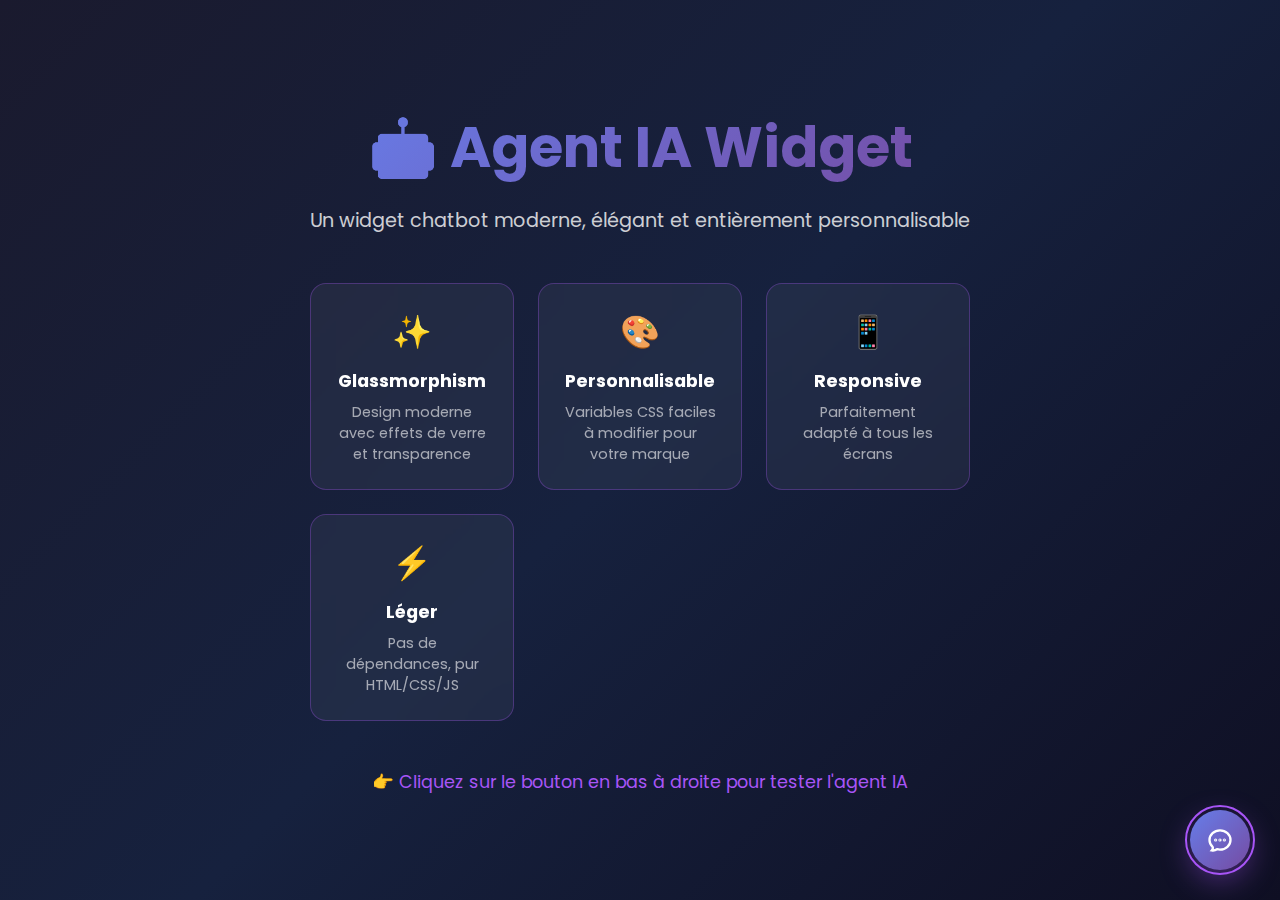
<file: ai-agent-template/index.html>
<!DOCTYPE html>
<html lang="fr">
<head>
  <meta charset="UTF-8">
  <meta name="viewport" content="width=device-width, initial-scale=1.0">
  <title>Agent IA - Widget Chatbot Moderne</title>
  <meta name="description" content="Widget Agent IA moderne et personnalisable avec glassmorphism et animations fluides">
  
  <!-- Fonts -->
  <link rel="preconnect" href="https://fonts.googleapis.com">
  <link rel="preconnect" href="https://fonts.gstatic.com" crossorigin>
  <link href="https://fonts.googleapis.com/css2?family=Poppins:wght@400;500;600;700&display=swap" rel="stylesheet">
  
  <link rel="stylesheet" href="agent.css">
</head>
<body>

  <!-- Demo Content -->
  <main class="demo-page">
    <div class="demo-container">
      <h1>🤖 Agent IA Widget</h1>
      <p class="demo-subtitle">Un widget chatbot moderne, élégant et entièrement personnalisable</p>
      
      <div class="features-grid">
        <div class="feature-card">
          <span class="feature-icon">✨</span>
          <h3>Glassmorphism</h3>
          <p>Design moderne avec effets de verre et transparence</p>
        </div>
        <div class="feature-card">
          <span class="feature-icon">🎨</span>
          <h3>Personnalisable</h3>
          <p>Variables CSS faciles à modifier pour votre marque</p>
        </div>
        <div class="feature-card">
          <span class="feature-icon">📱</span>
          <h3>Responsive</h3>
          <p>Parfaitement adapté à tous les écrans</p>
        </div>
        <div class="feature-card">
          <span class="feature-icon">⚡</span>
          <h3>Léger</h3>
          <p>Pas de dépendances, pur HTML/CSS/JS</p>
        </div>
      </div>
      
      <p class="demo-instruction">👉 Cliquez sur le bouton en bas à droite pour tester l'agent IA</p>
    </div>
  </main>

  <!-- AI Agent Widget -->
  <div class="ai-agent-widget" id="aiAgentWidget">
    <!-- Toggle Button -->
    <button class="agent-toggle" id="agentToggle" title="Assistant IA">
      <svg class="chat-icon" viewBox="0 0 24 24" fill="none" stroke="currentColor" stroke-width="2">
        <path d="M8.625 12a.375.375 0 1 1-.75 0 .375.375 0 0 1 .75 0Zm0 0H8.25m4.125 0a.375.375 0 1 1-.75 0 .375.375 0 0 1 .75 0Zm0 0H12m4.125 0a.375.375 0 1 1-.75 0 .375.375 0 0 1 .75 0Zm0 0h-.375M21 12c0 4.556-4.03 8.25-9 8.25a9.764 9.764 0 0 1-2.555-.337A5.972 5.972 0 0 1 5.41 20.97a5.969 5.969 0 0 1-.474-.065 4.48 4.48 0 0 0 .978-2.025c.09-.457-.133-.901-.467-1.226C3.93 16.178 3 14.189 3 12c0-4.556 4.03-8.25 9-8.25s9 3.694 9 8.25Z"/>
      </svg>
      <svg class="close-icon" viewBox="0 0 24 24" fill="none" stroke="currentColor" stroke-width="2">
        <path d="M6 18 18 6M6 6l12 12"/>
      </svg>
      <span class="agent-pulse"></span>
    </button>
    
    <!-- Chat Window -->
    <div class="agent-window" id="agentWindow">
      <!-- Header -->
      <div class="agent-header">
        <div class="agent-avatar">
          <svg viewBox="0 0 24 24" fill="none" stroke="currentColor" stroke-width="1.5">
            <path d="M9.813 15.904L9 18.75l-.813-2.846a4.5 4.5 0 00-3.09-3.09L2.25 12l2.846-.813a4.5 4.5 0 003.09-3.09L9 5.25l.813 2.846a4.5 4.5 0 003.09 3.09L15.75 12l-2.846.813a4.5 4.5 0 00-3.09 3.09zM18.259 8.715L18 9.75l-.259-1.035a3.375 3.375 0 00-2.455-2.456L14.25 6l1.036-.259a3.375 3.375 0 002.455-2.456L18 2.25l.259 1.035a3.375 3.375 0 002.456 2.456L21.75 6l-1.035.259a3.375 3.375 0 00-2.456 2.456z"/>
          </svg>
        </div>
        <div class="agent-info">
          <h4>Agent IA</h4>
          <span class="agent-status"><span class="status-dot"></span> En ligne</span>
        </div>
        <button class="agent-close-btn" id="agentCloseBtn" title="Fermer">
          <svg viewBox="0 0 24 24" fill="none" stroke="currentColor" stroke-width="2">
            <path d="M6 18L18 6M6 6l12 12"/>
          </svg>
        </button>
      </div>
      
      <!-- Messages Area -->
      <div class="agent-messages" id="agentMessages">
        <div class="chat-message bot">
          <div class="message-content">
            Bonjour ! 👋 Je suis votre assistant virtuel. Comment puis-je vous aider aujourd'hui ?
          </div>
        </div>
        <div class="chat-suggestions">
          <button class="suggestion-btn" data-question="services">Services</button>
          <button class="suggestion-btn" data-question="tarifs">Tarifs</button>
          <button class="suggestion-btn" data-question="contact">Contact</button>
          <button class="suggestion-btn" data-question="aide">Aide</button>
        </div>
      </div>
      
      <!-- Input Area -->
      <div class="agent-input">
        <input type="text" id="agentInput" placeholder="Posez votre question..." autocomplete="off">
        <button id="agentSend" title="Envoyer">
          <svg viewBox="0 0 24 24" fill="none" stroke="currentColor" stroke-width="2">
            <path d="M6 12 3.269 3.125A59.769 59.769 0 0 1 21.485 12 59.768 59.768 0 0 1 3.27 20.875L5.999 12Zm0 0h7.5"/>
          </svg>
        </button>
      </div>
    </div>
  </div>

  <script src="agent.js"></script>
</body>
</html>
</file>
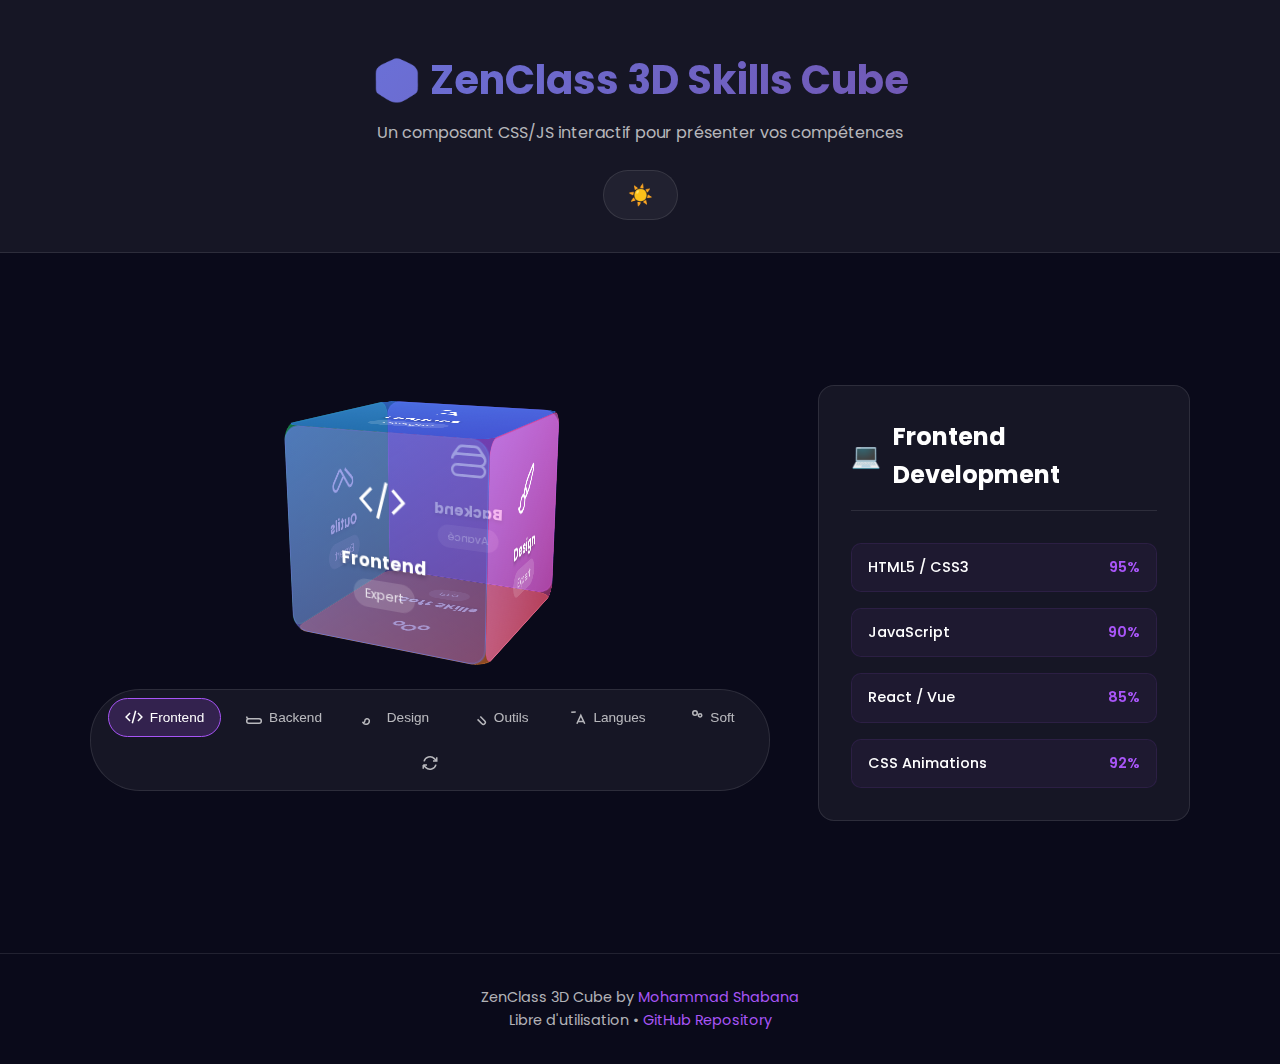
<file: cube-template/index.html>
<!DOCTYPE html>
<html lang="fr">
<head>
  <meta charset="UTF-8">
  <meta name="viewport" content="width=device-width, initial-scale=1.0">
  <title>ZenClass 3D Skills Cube | Composant Interactif</title>
  
  <meta name="description" content="Cube 3D interactif CSS/JS pour afficher vos compétences de manière originale. Facile à intégrer dans n'importe quel projet.">
  <meta name="keywords" content="CSS 3D cube, skills component, interactive cube, web component, portfolio">
  <meta name="author" content="Mohammad Shabana">
  
  <link rel="preconnect" href="https://fonts.googleapis.com">
  <link rel="preconnect" href="https://fonts.gstatic.com" crossorigin>
  <link href="https://fonts.googleapis.com/css2?family=Poppins:wght@300;400;500;600;700&display=swap" rel="stylesheet">
  
  <link rel="stylesheet" href="cube.css">
</head>

<body>

  <!-- Demo Header -->
  <header class="demo-header">
    <h1>🎲 ZenClass 3D Skills Cube</h1>
    <p>Un composant CSS/JS interactif pour présenter vos compétences</p>
    <div class="theme-toggle">
      <button id="themeToggle" class="theme-btn">
        <span class="sun">☀️</span>
        <span class="moon">🌙</span>
      </button>
    </div>
  </header>

  <!-- Skills Cube Section -->
  <section class="skills-section" id="skills">
    <div class="skills-layout">
      <!-- Left: 3D Cube -->
      <div class="skills-cube-side">
        <div class="cube-container">
          <div class="cube-scene">
            <div class="skills-cube" id="skillsCube">
              <!-- Front Face -->
              <div class="cube-face cube-front" data-category="frontend">
                <div class="face-icon">
                  <svg viewBox="0 0 24 24" fill="none" stroke="currentColor" stroke-width="1.5">
                    <path d="M17.25 6.75 22.5 12l-5.25 5.25m-10.5 0L1.5 12l5.25-5.25m7.5-3-4.5 16.5"/>
                  </svg>
                </div>
                <h3>Frontend</h3>
                <span class="skill-level">Expert</span>
              </div>
              
              <!-- Back Face -->
              <div class="cube-face cube-back" data-category="backend">
                <div class="face-icon">
                  <svg viewBox="0 0 24 24" fill="none" stroke="currentColor" stroke-width="1.5">
                    <path d="M5.25 14.25h13.5m-13.5 0a3 3 0 0 1-3-3m3 3a3 3 0 1 0 0 6h13.5a3 3 0 1 0 0-6m-16.5-3a3 3 0 0 1 3-3h13.5a3 3 0 0 1 3 3m-19.5 0a4.5 4.5 0 0 1 .9-2.7L5.737 5.1a3.375 3.375 0 0 1 2.7-1.35h7.126c1.062 0 2.062.5 2.7 1.35l2.587 3.45a4.5 4.5 0 0 1 .9 2.7"/>
                  </svg>
                </div>
                <h3>Backend</h3>
                <span class="skill-level">Avancé</span>
              </div>
              
              <!-- Right Face -->
              <div class="cube-face cube-right" data-category="design">
                <div class="face-icon">
                  <svg viewBox="0 0 24 24" fill="none" stroke="currentColor" stroke-width="1.5">
                    <path d="M9.53 16.122a3 3 0 0 0-5.78 1.128 2.25 2.25 0 0 1-2.4 2.245 4.5 4.5 0 0 0 8.4-2.245c0-.399-.078-.78-.22-1.128Zm0 0a15.998 15.998 0 0 0 3.388-1.62m-5.043-.025a15.994 15.994 0 0 1 1.622-3.395m3.42 3.42a15.995 15.995 0 0 0 4.764-4.648l3.876-5.814a1.151 1.151 0 0 0-1.597-1.597L14.146 6.32a15.996 15.996 0 0 0-4.649 4.763m3.42 3.42a6.776 6.776 0 0 0-3.42-3.42"/>
                  </svg>
                </div>
                <h3>Design</h3>
                <span class="skill-level">Expert</span>
              </div>
              
              <!-- Left Face -->
              <div class="cube-face cube-left" data-category="tools">
                <div class="face-icon">
                  <svg viewBox="0 0 24 24" fill="none" stroke="currentColor" stroke-width="1.5">
                    <path d="M11.42 15.17 17.25 21A2.652 2.652 0 0 0 21 17.25l-5.877-5.877M11.42 15.17l2.496-3.03c.317-.384.74-.626 1.208-.766M11.42 15.17l-4.655 5.653a2.548 2.548 0 1 1-3.586-3.586l6.837-5.63"/>
                  </svg>
                </div>
                <h3>Outils</h3>
                <span class="skill-level">Expert</span>
              </div>
              
              <!-- Top Face -->
              <div class="cube-face cube-top" data-category="languages">
                <div class="face-icon">
                  <svg viewBox="0 0 24 24" fill="none" stroke="currentColor" stroke-width="1.5">
                    <path d="m10.5 21 5.25-11.25L21 21m-9-3h7.5M3 5.621a48.474 48.474 0 0 1 6-.371m0 0c1.12 0 2.233.038 3.334.114M9 5.25V3"/>
                  </svg>
                </div>
                <h3>Langues</h3>
                <span class="skill-level">Trilingue</span>
              </div>
              
              <!-- Bottom Face -->
              <div class="cube-face cube-bottom" data-category="soft">
                <div class="face-icon">
                  <svg viewBox="0 0 24 24" fill="none" stroke="currentColor" stroke-width="1.5">
                    <path d="M15 6.75a3 3 0 1 1-6 0 3 3 0 0 1 6 0Zm6 3a2.25 2.25 0 1 1-4.5 0 2.25 2.25 0 0 1 4.5 0Zm-13.5 0a2.25 2.25 0 1 1-4.5 0 2.25 2.25 0 0 1 4.5 0Z"/>
                  </svg>
                </div>
                <h3>Soft Skills</h3>
                <span class="skill-level">Pro</span>
              </div>
            </div>
          </div>
        </div>
        
        <!-- Cube Controls -->
        <div class="cube-controls">
          <button class="cube-control-btn active" data-face="front" title="Frontend">
            <svg viewBox="0 0 24 24" fill="none" stroke="currentColor" stroke-width="2"><path d="M17.25 6.75 22.5 12l-5.25 5.25m-10.5 0L1.5 12l5.25-5.25m7.5-3-4.5 16.5"/></svg>
            <span class="btn-label">Frontend</span>
          </button>
          <button class="cube-control-btn" data-face="back" title="Backend">
            <svg viewBox="0 0 24 24" fill="none" stroke="currentColor" stroke-width="2"><path d="M5.25 14.25h13.5m-13.5 0a3 3 0 0 1-3-3m3 3a3 3 0 1 0 0 6h13.5a3 3 0 1 0 0-6"/></svg>
            <span class="btn-label">Backend</span>
          </button>
          <button class="cube-control-btn" data-face="right" title="Design">
            <svg viewBox="0 0 24 24" fill="none" stroke="currentColor" stroke-width="2"><path d="M9.53 16.122a3 3 0 0 0-5.78 1.128 2.25 2.25 0 0 1-2.4 2.245 4.5 4.5 0 0 0 8.4-2.245c0-.399-.078-.78-.22-1.128Z"/></svg>
            <span class="btn-label">Design</span>
          </button>
          <button class="cube-control-btn" data-face="left" title="Outils">
            <svg viewBox="0 0 24 24" fill="none" stroke="currentColor" stroke-width="2"><path d="M11.42 15.17 17.25 21A2.652 2.652 0 0 0 21 17.25l-5.877-5.877"/></svg>
            <span class="btn-label">Outils</span>
          </button>
          <button class="cube-control-btn" data-face="top" title="Langues">
            <svg viewBox="0 0 24 24" fill="none" stroke="currentColor" stroke-width="2"><path d="m10.5 21 5.25-11.25L21 21m-9-3h7.5M3 5.621a48.474 48.474 0 0 1 6-.371"/></svg>
            <span class="btn-label">Langues</span>
          </button>
          <button class="cube-control-btn" data-face="bottom" title="Soft Skills">
            <svg viewBox="0 0 24 24" fill="none" stroke="currentColor" stroke-width="2"><path d="M15 6.75a3 3 0 1 1-6 0 3 3 0 0 1 6 0Zm6 3a2.25 2.25 0 1 1-4.5 0 2.25 2.25 0 0 1 4.5 0Z"/></svg>
            <span class="btn-label">Soft</span>
          </button>
          <button class="cube-control-btn auto-rotate" id="autoRotateBtn" title="Auto-rotation">
            <svg viewBox="0 0 24 24" fill="none" stroke="currentColor" stroke-width="2"><path d="M16.023 9.348h4.992v-.001M2.985 19.644v-4.992m0 0h4.992m-4.993 0 3.181 3.183a8.25 8.25 0 0 0 13.803-3.7M4.031 9.865a8.25 8.25 0 0 1 13.803-3.7l3.181 3.182m0-4.991v4.99"/></svg>
          </button>
        </div>
      </div>

      <!-- Right: Skills Details -->
      <div class="skill-details" id="skillDetails">
        <div class="skill-category active" data-category="frontend">
          <h3><span class="category-icon">💻</span> Frontend Development</h3>
          <div class="skills-list">
            <div class="skill-item">
              <span class="skill-name">HTML5 / CSS3</span>
              <div class="skill-bar"><div class="skill-progress" data-progress="95"></div></div>
              <span class="skill-percent">95%</span>
            </div>
            <div class="skill-item">
              <span class="skill-name">JavaScript</span>
              <div class="skill-bar"><div class="skill-progress" data-progress="90"></div></div>
              <span class="skill-percent">90%</span>
            </div>
            <div class="skill-item">
              <span class="skill-name">React / Vue</span>
              <div class="skill-bar"><div class="skill-progress" data-progress="85"></div></div>
              <span class="skill-percent">85%</span>
            </div>
            <div class="skill-item">
              <span class="skill-name">CSS Animations</span>
              <div class="skill-bar"><div class="skill-progress" data-progress="92"></div></div>
              <span class="skill-percent">92%</span>
            </div>
          </div>
        </div>

        <div class="skill-category" data-category="backend">
          <h3><span class="category-icon">🖥️</span> Backend Development</h3>
          <div class="skills-list">
            <div class="skill-item">
              <span class="skill-name">Node.js</span>
              <div class="skill-bar"><div class="skill-progress" data-progress="85"></div></div>
              <span class="skill-percent">85%</span>
            </div>
            <div class="skill-item">
              <span class="skill-name">Python</span>
              <div class="skill-bar"><div class="skill-progress" data-progress="80"></div></div>
              <span class="skill-percent">80%</span>
            </div>
            <div class="skill-item">
              <span class="skill-name">Databases</span>
              <div class="skill-bar"><div class="skill-progress" data-progress="75"></div></div>
              <span class="skill-percent">75%</span>
            </div>
            <div class="skill-item">
              <span class="skill-name">REST APIs</span>
              <div class="skill-bar"><div class="skill-progress" data-progress="88"></div></div>
              <span class="skill-percent">88%</span>
            </div>
          </div>
        </div>

        <div class="skill-category" data-category="design">
          <h3><span class="category-icon">🎨</span> Design & UX</h3>
          <div class="skills-list">
            <div class="skill-item">
              <span class="skill-name">Figma</span>
              <div class="skill-bar"><div class="skill-progress" data-progress="90"></div></div>
              <span class="skill-percent">90%</span>
            </div>
            <div class="skill-item">
              <span class="skill-name">UI/UX Design</span>
              <div class="skill-bar"><div class="skill-progress" data-progress="85"></div></div>
              <span class="skill-percent">85%</span>
            </div>
            <div class="skill-item">
              <span class="skill-name">Adobe Suite</span>
              <div class="skill-bar"><div class="skill-progress" data-progress="75"></div></div>
              <span class="skill-percent">75%</span>
            </div>
          </div>
        </div>

        <div class="skill-category" data-category="tools">
          <h3><span class="category-icon">🔧</span> Outils & DevOps</h3>
          <div class="skills-list">
            <div class="skill-item">
              <span class="skill-name">Git / GitHub</span>
              <div class="skill-bar"><div class="skill-progress" data-progress="92"></div></div>
              <span class="skill-percent">92%</span>
            </div>
            <div class="skill-item">
              <span class="skill-name">VS Code</span>
              <div class="skill-bar"><div class="skill-progress" data-progress="95"></div></div>
              <span class="skill-percent">95%</span>
            </div>
            <div class="skill-item">
              <span class="skill-name">Docker</span>
              <div class="skill-bar"><div class="skill-progress" data-progress="70"></div></div>
              <span class="skill-percent">70%</span>
            </div>
          </div>
        </div>

        <div class="skill-category" data-category="languages">
          <h3><span class="category-icon">🌍</span> Langues</h3>
          <div class="skills-list">
            <div class="skill-item">
              <span class="skill-name">Français</span>
              <div class="skill-bar"><div class="skill-progress" data-progress="100"></div></div>
              <span class="skill-percent">Natif</span>
            </div>
            <div class="skill-item">
              <span class="skill-name">Anglais</span>
              <div class="skill-bar"><div class="skill-progress" data-progress="90"></div></div>
              <span class="skill-percent">C1</span>
            </div>
            <div class="skill-item">
              <span class="skill-name">Arabe</span>
              <div class="skill-bar"><div class="skill-progress" data-progress="85"></div></div>
              <span class="skill-percent">B2</span>
            </div>
          </div>
        </div>

        <div class="skill-category" data-category="soft">
          <h3><span class="category-icon">🤝</span> Soft Skills</h3>
          <div class="skills-list">
            <div class="skill-item">
              <span class="skill-name">Communication</span>
              <div class="skill-bar"><div class="skill-progress" data-progress="95"></div></div>
              <span class="skill-percent">95%</span>
            </div>
            <div class="skill-item">
              <span class="skill-name">Travail d'équipe</span>
              <div class="skill-bar"><div class="skill-progress" data-progress="92"></div></div>
              <span class="skill-percent">92%</span>
            </div>
            <div class="skill-item">
              <span class="skill-name">Résolution de problèmes</span>
              <div class="skill-bar"><div class="skill-progress" data-progress="90"></div></div>
              <span class="skill-percent">90%</span>
            </div>
          </div>
        </div>
      </div>
    </div>
  </section>

  <!-- Footer -->
  <footer class="demo-footer">
    <p>ZenClass 3D Cube by <a href="https://github.com/Mubarez11" target="_blank">Mohammad Shabana</a></p>
    <p>Libre d'utilisation • <a href="https://github.com/Mubarez11/zenclass-templates" target="_blank">GitHub Repository</a></p>
  </footer>

  <script src="cube.js"></script>
</body>
</html>
</file>
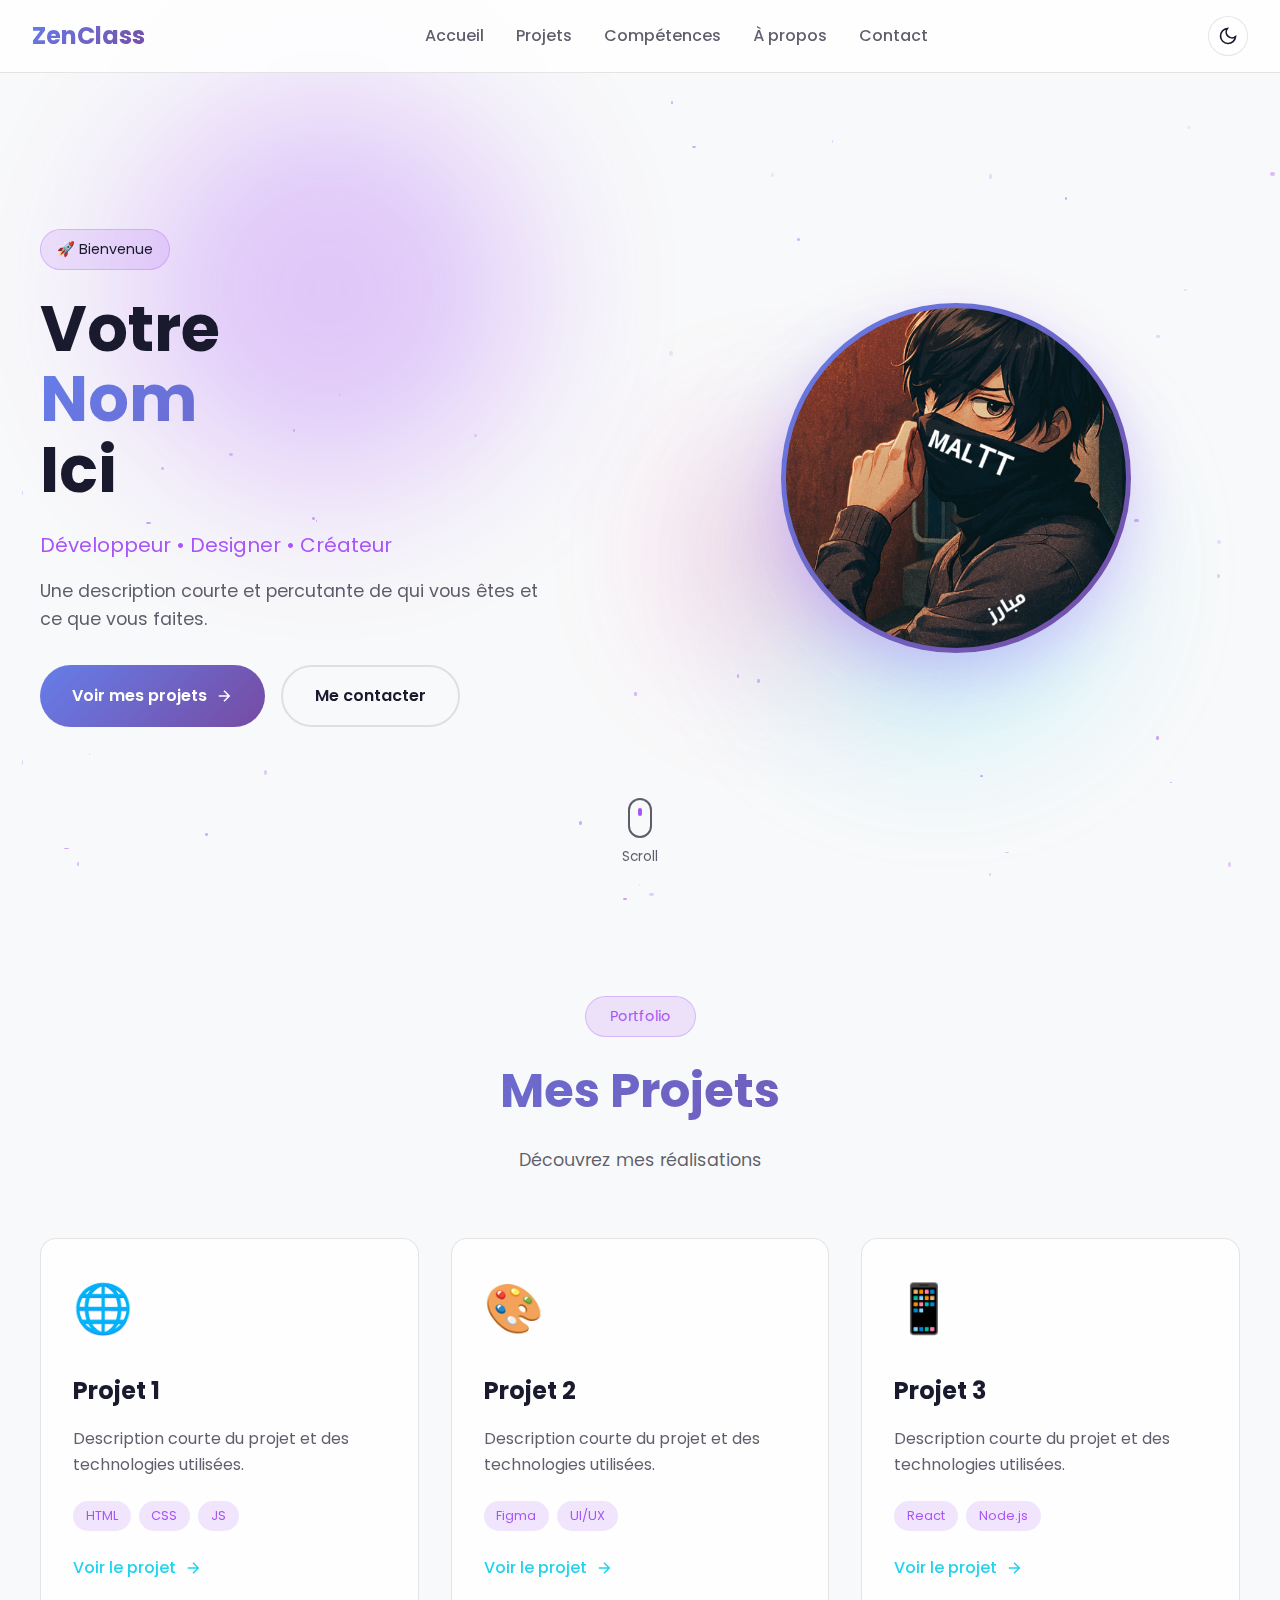
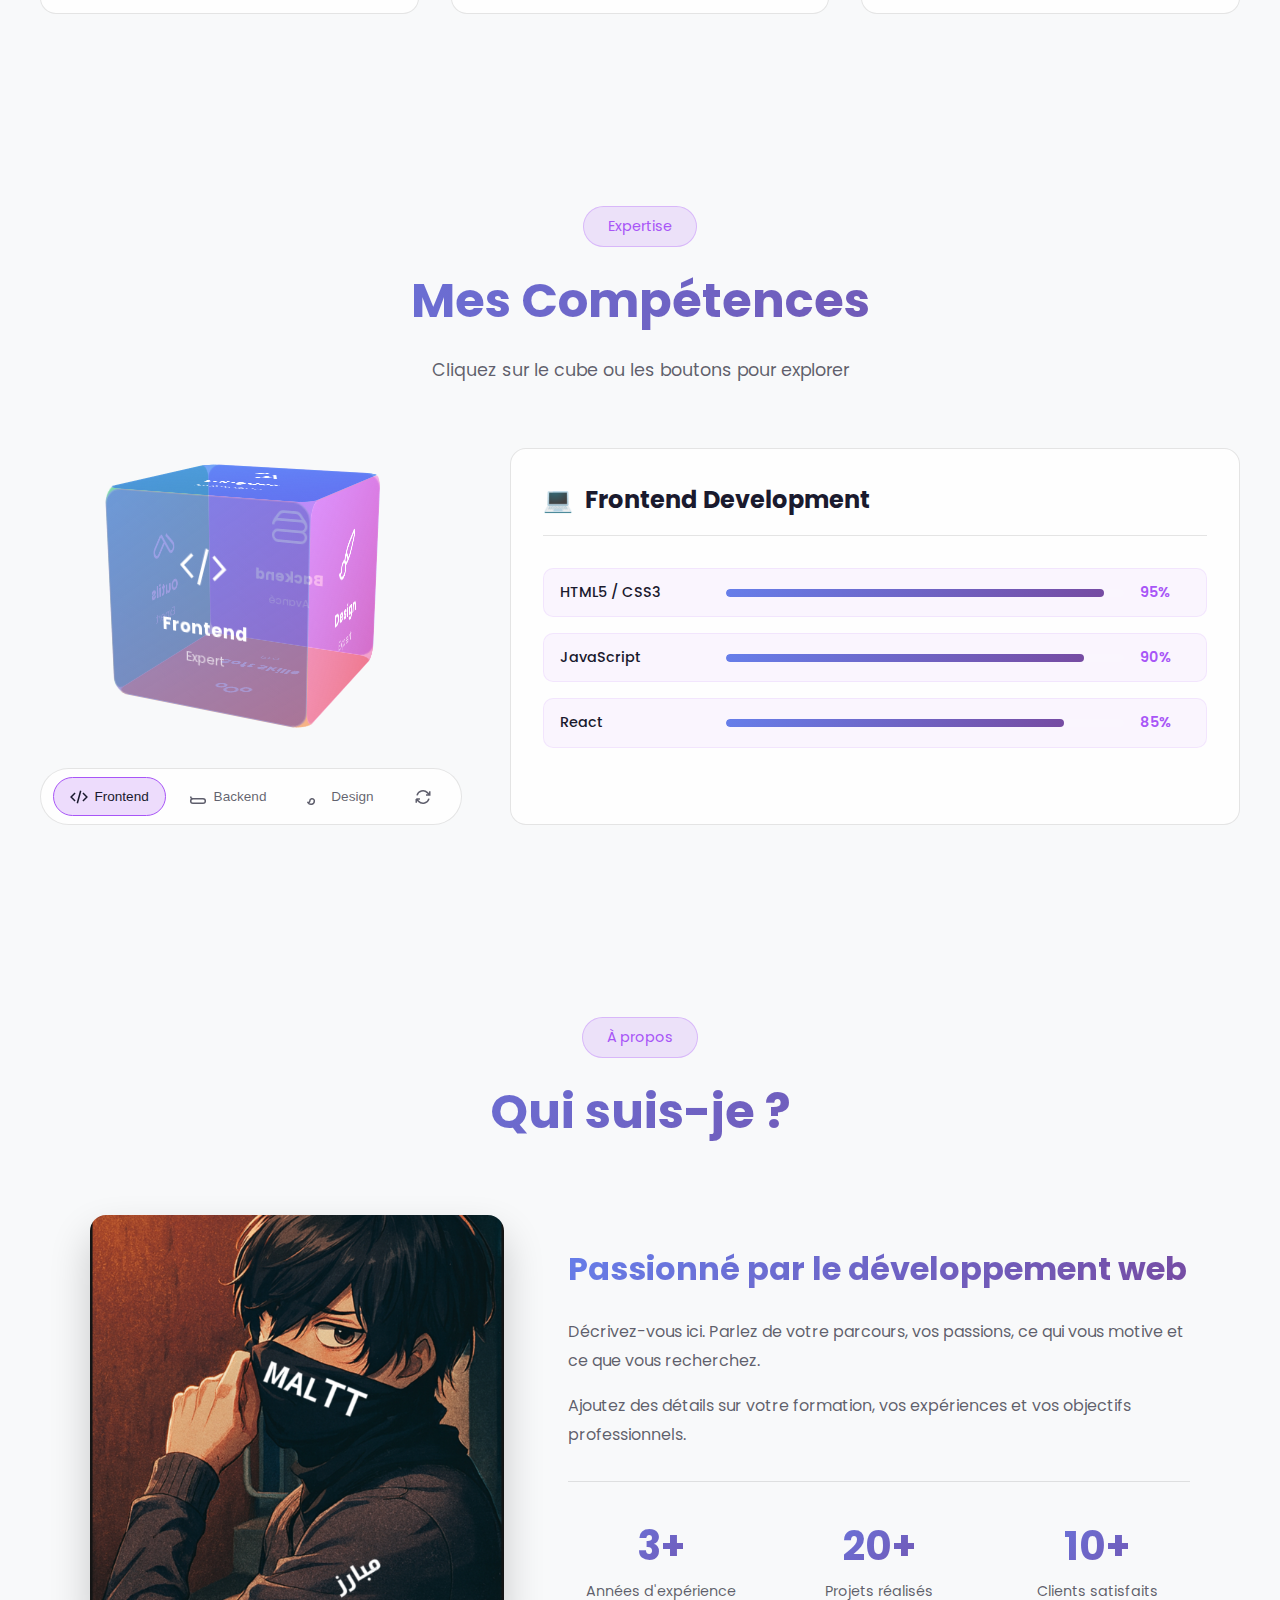
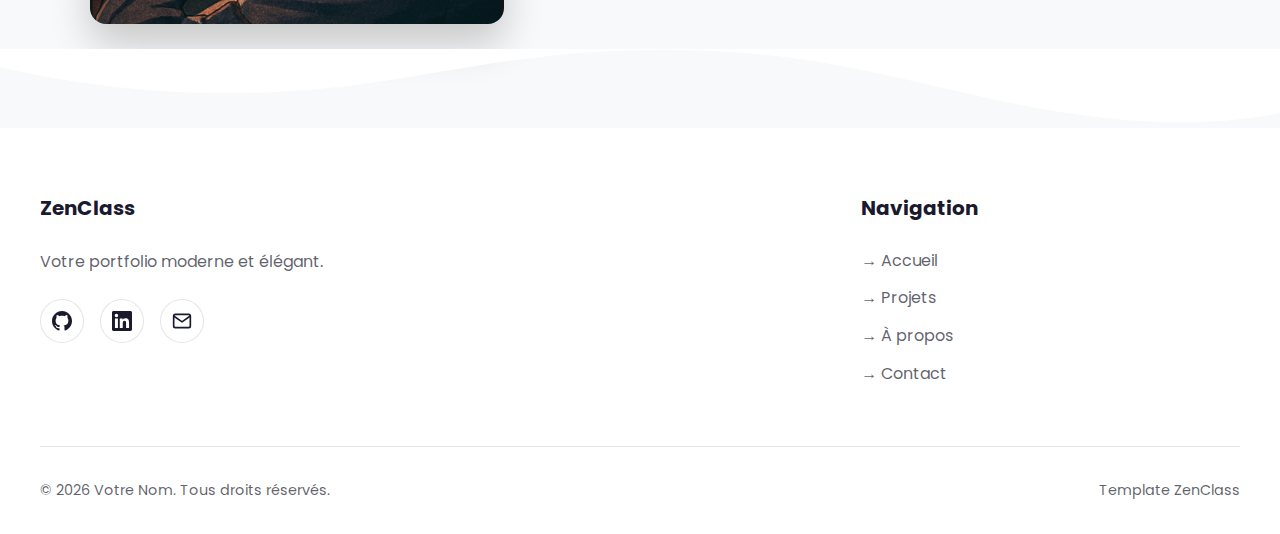
<file: portfolio-template/index.html>
<!DOCTYPE html>
<html lang="fr">
<head>
  <meta charset="UTF-8">
  <meta name="viewport" content="width=device-width, initial-scale=1.0">
  <title>ZenClass Template | Portfolio Moderne</title>
  
  <!-- SEO Meta Tags -->
  <meta name="description" content="Template portfolio moderne avec glassmorphism, cube 3D interactif et mode sombre/clair.">
  <meta name="author" content="Votre Nom">
  
  <!-- Fonts -->
  <link rel="preconnect" href="https://fonts.googleapis.com">
  <link rel="preconnect" href="https://fonts.gstatic.com" crossorigin>
  <link href="https://fonts.googleapis.com/css2?family=Poppins:wght@300;400;500;600;700&display=swap" rel="stylesheet">
  
  <link rel="stylesheet" href="style.css">
</head>

<body class="light-mode">

  <!-- Animated Particles Background -->
  <div class="particles-container" id="particles"></div>

  <!-- Navigation -->
  <nav class="navbar" id="navbar">
    <div class="nav-container">
      <a href="#" class="nav-logo">ZenClass</a>
      
      <ul class="nav-menu" id="navMenu">
        <li><a href="#hero" class="nav-link">Accueil</a></li>
        <li><a href="#projects" class="nav-link">Projets</a></li>
        <li><a href="#skills" class="nav-link">Compétences</a></li>
        <li><a href="#about" class="nav-link">À propos</a></li>
        <li><a href="#contact" class="nav-link">Contact</a></li>
      </ul>

      <div class="nav-controls">
        <button class="control-btn theme-toggle-btn" id="themeToggle" title="Changer de thème">
          <svg class="sun-icon" viewBox="0 0 24 24" fill="none" stroke="currentColor" stroke-width="2">
            <circle cx="12" cy="12" r="5"/>
            <path d="M12 1v2M12 21v2M4.22 4.22l1.42 1.42M18.36 18.36l1.42 1.42M1 12h2M21 12h2M4.22 19.78l1.42-1.42M18.36 5.64l1.42-1.42"/>
          </svg>
          <svg class="moon-icon" viewBox="0 0 24 24" fill="none" stroke="currentColor" stroke-width="2">
            <path d="M21 12.79A9 9 0 1 1 11.21 3 7 7 0 0 0 21 12.79z"/>
          </svg>
        </button>
        <button class="hamburger" id="hamburger" aria-label="Menu">
          <span></span>
          <span></span>
          <span></span>
        </button>
      </div>
    </div>
  </nav>

  <!-- Hero Section -->
  <section class="hero" id="hero">
    <div class="hero-bg-shapes">
      <div class="shape shape-1"></div>
      <div class="shape shape-2"></div>
      <div class="shape shape-3"></div>
    </div>

    <div class="hero-content">
      <div class="hero-text">
        <span class="hero-badge">🚀 Bienvenue</span>
        <h1 class="hero-title">
          <span class="title-line">Votre</span>
          <span class="title-line gradient-text">Nom</span>
          <span class="title-line">Ici</span>
        </h1>
        <p class="hero-subtitle">Développeur • Designer • Créateur</p>
        <p class="hero-description">
          Une description courte et percutante de qui vous êtes et ce que vous faites.
        </p>
        <div class="hero-cta">
          <a href="#projects" class="btn btn-primary">
            <span>Voir mes projets</span>
            <svg viewBox="0 0 24 24" fill="none" stroke="currentColor" stroke-width="2">
              <path d="M5 12h14M12 5l7 7-7 7"/>
            </svg>
          </a>
          <a href="#contact" class="btn btn-secondary">Me contacter</a>
        </div>
      </div>

      <div class="hero-visual">
        <div class="avatar-wrapper">
          <img src="avatar.jpg" alt="Votre Photo" class="avatar-img">
        </div>
      </div>
    </div>

    <div class="scroll-indicator">
      <div class="scroll-mouse">
        <div class="scroll-wheel"></div>
      </div>
      <span>Scroll</span>
    </div>
  </section>

  <!-- Projects Section -->
  <section class="projects" id="projects">
    <div class="projects-container">
      <div class="section-header">
        <span class="section-badge">Portfolio</span>
        <h2 class="section-title">Mes Projets</h2>
        <p class="section-subtitle">Découvrez mes réalisations</p>
      </div>

      <div class="projects-grid">
        <!-- Project Card 1 -->
        <article class="project-card" data-category="web">
          <div class="card-shine"></div>
          <div class="project-icon">🌐</div>
          <div class="project-content">
            <h3>Projet 1</h3>
            <p>Description courte du projet et des technologies utilisées.</p>
            <div class="project-tags">
              <span class="tag">HTML</span>
              <span class="tag">CSS</span>
              <span class="tag">JS</span>
            </div>
            <a href="#" class="project-link">
              Voir le projet
              <svg viewBox="0 0 24 24" fill="none" stroke="currentColor" stroke-width="2">
                <path d="M5 12h14M12 5l7 7-7 7"/>
              </svg>
            </a>
          </div>
        </article>

        <!-- Project Card 2 -->
        <article class="project-card" data-category="design">
          <div class="card-shine"></div>
          <div class="project-icon">🎨</div>
          <div class="project-content">
            <h3>Projet 2</h3>
            <p>Description courte du projet et des technologies utilisées.</p>
            <div class="project-tags">
              <span class="tag">Figma</span>
              <span class="tag">UI/UX</span>
            </div>
            <a href="#" class="project-link">
              Voir le projet
              <svg viewBox="0 0 24 24" fill="none" stroke="currentColor" stroke-width="2">
                <path d="M5 12h14M12 5l7 7-7 7"/>
              </svg>
            </a>
          </div>
        </article>

        <!-- Project Card 3 -->
        <article class="project-card" data-category="app">
          <div class="card-shine"></div>
          <div class="project-icon">📱</div>
          <div class="project-content">
            <h3>Projet 3</h3>
            <p>Description courte du projet et des technologies utilisées.</p>
            <div class="project-tags">
              <span class="tag">React</span>
              <span class="tag">Node.js</span>
            </div>
            <a href="#" class="project-link">
              Voir le projet
              <svg viewBox="0 0 24 24" fill="none" stroke="currentColor" stroke-width="2">
                <path d="M5 12h14M12 5l7 7-7 7"/>
              </svg>
            </a>
          </div>
        </article>
      </div>
    </div>
  </section>

  <!-- Skills Section with 3D Cube -->
  <section class="skills-section" id="skills">
    <div class="section-header">
      <span class="section-badge">Expertise</span>
      <h2 class="section-title">Mes Compétences</h2>
      <p class="section-subtitle">Cliquez sur le cube ou les boutons pour explorer</p>
    </div>
    
    <div class="skills-layout">
      <div class="skills-cube-side">
        <div class="cube-container">
          <div class="cube-scene">
            <div class="skills-cube" id="skillsCube">
              <!-- Front Face -->
              <div class="cube-face cube-front" data-category="frontend">
                <div class="face-icon">
                  <svg viewBox="0 0 24 24" fill="none" stroke="currentColor" stroke-width="1.5">
                    <path d="M17.25 6.75 22.5 12l-5.25 5.25m-10.5 0L1.5 12l5.25-5.25m7.5-3-4.5 16.5"/>
                  </svg>
                </div>
                <h3>Frontend</h3>
                <span class="skill-level">Expert</span>
              </div>
              
              <!-- Back Face -->
              <div class="cube-face cube-back" data-category="backend">
                <div class="face-icon">
                  <svg viewBox="0 0 24 24" fill="none" stroke="currentColor" stroke-width="1.5">
                    <path d="M5.25 14.25h13.5m-13.5 0a3 3 0 0 1-3-3m3 3a3 3 0 1 0 0 6h13.5a3 3 0 1 0 0-6m-16.5-3a3 3 0 0 1 3-3h13.5a3 3 0 0 1 3 3m-19.5 0a4.5 4.5 0 0 1 .9-2.7L5.737 5.1a3.375 3.375 0 0 1 2.7-1.35h7.126c1.062 0 2.062.5 2.7 1.35l2.587 3.45a4.5 4.5 0 0 1 .9 2.7"/>
                  </svg>
                </div>
                <h3>Backend</h3>
                <span class="skill-level">Avancé</span>
              </div>
              
              <!-- Right Face -->
              <div class="cube-face cube-right" data-category="design">
                <div class="face-icon">
                  <svg viewBox="0 0 24 24" fill="none" stroke="currentColor" stroke-width="1.5">
                    <path d="M9.53 16.122a3 3 0 0 0-5.78 1.128 2.25 2.25 0 0 1-2.4 2.245 4.5 4.5 0 0 0 8.4-2.245c0-.399-.078-.78-.22-1.128Zm0 0a15.998 15.998 0 0 0 3.388-1.62m-5.043-.025a15.994 15.994 0 0 1 1.622-3.395m3.42 3.42a15.995 15.995 0 0 0 4.764-4.648l3.876-5.814a1.151 1.151 0 0 0-1.597-1.597L14.146 6.32a15.996 15.996 0 0 0-4.649 4.763m3.42 3.42a6.776 6.776 0 0 0-3.42-3.42"/>
                  </svg>
                </div>
                <h3>Design</h3>
                <span class="skill-level">Expert</span>
              </div>
              
              <!-- Left Face -->
              <div class="cube-face cube-left" data-category="tools">
                <div class="face-icon">
                  <svg viewBox="0 0 24 24" fill="none" stroke="currentColor" stroke-width="1.5">
                    <path d="M11.42 15.17 17.25 21A2.652 2.652 0 0 0 21 17.25l-5.877-5.877M11.42 15.17l2.496-3.03c.317-.384.74-.626 1.208-.766M11.42 15.17l-4.655 5.653a2.548 2.548 0 1 1-3.586-3.586l6.837-5.63"/>
                  </svg>
                </div>
                <h3>Outils</h3>
                <span class="skill-level">Expert</span>
              </div>
              
              <!-- Top Face -->
              <div class="cube-face cube-top" data-category="languages">
                <div class="face-icon">
                  <svg viewBox="0 0 24 24" fill="none" stroke="currentColor" stroke-width="1.5">
                    <path d="m10.5 21 5.25-11.25L21 21m-9-3h7.5M3 5.621a48.474 48.474 0 0 1 6-.371m0 0c1.12 0 2.233.038 3.334.114M9 5.25V3"/>
                  </svg>
                </div>
                <h3>Langues</h3>
                <span class="skill-level">Multilingue</span>
              </div>
              
              <!-- Bottom Face -->
              <div class="cube-face cube-bottom" data-category="soft">
                <div class="face-icon">
                  <svg viewBox="0 0 24 24" fill="none" stroke="currentColor" stroke-width="1.5">
                    <path d="M15 6.75a3 3 0 1 1-6 0 3 3 0 0 1 6 0Zm6 3a2.25 2.25 0 1 1-4.5 0 2.25 2.25 0 0 1 4.5 0Zm-13.5 0a2.25 2.25 0 1 1-4.5 0 2.25 2.25 0 0 1 4.5 0Z"/>
                  </svg>
                </div>
                <h3>Soft Skills</h3>
                <span class="skill-level">Pro</span>
              </div>
            </div>
          </div>
        </div>
        
        <!-- Cube Controls -->
        <div class="cube-controls">
          <button class="cube-control-btn active" data-face="front" title="Frontend">
            <svg viewBox="0 0 24 24" fill="none" stroke="currentColor" stroke-width="2"><path d="M17.25 6.75 22.5 12l-5.25 5.25m-10.5 0L1.5 12l5.25-5.25m7.5-3-4.5 16.5"/></svg>
            <span class="btn-label">Frontend</span>
          </button>
          <button class="cube-control-btn" data-face="back" title="Backend">
            <svg viewBox="0 0 24 24" fill="none" stroke="currentColor" stroke-width="2"><path d="M5.25 14.25h13.5m-13.5 0a3 3 0 0 1-3-3m3 3a3 3 0 1 0 0 6h13.5a3 3 0 1 0 0-6"/></svg>
            <span class="btn-label">Backend</span>
          </button>
          <button class="cube-control-btn" data-face="right" title="Design">
            <svg viewBox="0 0 24 24" fill="none" stroke="currentColor" stroke-width="2"><path d="M9.53 16.122a3 3 0 0 0-5.78 1.128 2.25 2.25 0 0 1-2.4 2.245 4.5 4.5 0 0 0 8.4-2.245c0-.399-.078-.78-.22-1.128Z"/></svg>
            <span class="btn-label">Design</span>
          </button>
          <button class="cube-control-btn auto-rotate" id="autoRotateBtn" title="Auto-rotation">
            <svg viewBox="0 0 24 24" fill="none" stroke="currentColor" stroke-width="2"><path d="M16.023 9.348h4.992v-.001M2.985 19.644v-4.992m0 0h4.992m-4.993 0 3.181 3.183a8.25 8.25 0 0 0 13.803-3.7M4.031 9.865a8.25 8.25 0 0 1 13.803-3.7l3.181 3.182m0-4.991v4.99"/></svg>
          </button>
        </div>
      </div>

      <!-- Skills Details -->
      <div class="skill-details" id="skillDetails">
        <div class="skill-category active" data-category="frontend">
          <h3><span class="category-icon">💻</span> Frontend Development</h3>
          <div class="skills-list">
            <div class="skill-item">
              <span class="skill-name">HTML5 / CSS3</span>
              <div class="skill-bar"><div class="skill-progress" data-progress="95"></div></div>
              <span class="skill-percent">95%</span>
            </div>
            <div class="skill-item">
              <span class="skill-name">JavaScript</span>
              <div class="skill-bar"><div class="skill-progress" data-progress="90"></div></div>
              <span class="skill-percent">90%</span>
            </div>
            <div class="skill-item">
              <span class="skill-name">React</span>
              <div class="skill-bar"><div class="skill-progress" data-progress="85"></div></div>
              <span class="skill-percent">85%</span>
            </div>
          </div>
        </div>

        <div class="skill-category" data-category="backend">
          <h3><span class="category-icon">🖥️</span> Backend Development</h3>
          <div class="skills-list">
            <div class="skill-item">
              <span class="skill-name">Node.js</span>
              <div class="skill-bar"><div class="skill-progress" data-progress="85"></div></div>
              <span class="skill-percent">85%</span>
            </div>
            <div class="skill-item">
              <span class="skill-name">Python</span>
              <div class="skill-bar"><div class="skill-progress" data-progress="80"></div></div>
              <span class="skill-percent">80%</span>
            </div>
          </div>
        </div>

        <div class="skill-category" data-category="design">
          <h3><span class="category-icon">🎨</span> Design</h3>
          <div class="skills-list">
            <div class="skill-item">
              <span class="skill-name">Figma</span>
              <div class="skill-bar"><div class="skill-progress" data-progress="90"></div></div>
              <span class="skill-percent">90%</span>
            </div>
            <div class="skill-item">
              <span class="skill-name">UI/UX Design</span>
              <div class="skill-bar"><div class="skill-progress" data-progress="85"></div></div>
              <span class="skill-percent">85%</span>
            </div>
          </div>
        </div>
      </div>
    </div>
  </section>

  <!-- About Section -->
  <section class="about" id="about">
    <div class="about-container">
      <div class="section-header">
        <span class="section-badge">À propos</span>
        <h2 class="section-title">Qui suis-je ?</h2>
      </div>
      
      <div class="about-content">
        <div class="about-image">
          <img src="avatar.jpg" alt="Photo de profil">
        </div>
        
        <div class="about-text">
          <h3>Passionné par le développement web</h3>
          <p>
            Décrivez-vous ici. Parlez de votre parcours, vos passions, 
            ce qui vous motive et ce que vous recherchez.
          </p>
          <p>
            Ajoutez des détails sur votre formation, vos expériences 
            et vos objectifs professionnels.
          </p>
          
          <div class="about-stats">
            <div class="stat-item">
              <span class="stat-number">3+</span>
              <span class="stat-label">Années d'expérience</span>
            </div>
            <div class="stat-item">
              <span class="stat-number">20+</span>
              <span class="stat-label">Projets réalisés</span>
            </div>
            <div class="stat-item">
              <span class="stat-number">10+</span>
              <span class="stat-label">Clients satisfaits</span>
            </div>
          </div>
        </div>
      </div>
    </div>
  </section>

  <!-- Footer -->
  <footer id="contact">
    <div class="footer-wave">
      <svg data-name="Layer 1" xmlns="http://www.w3.org/2000/svg" viewBox="0 0 1200 120" preserveAspectRatio="none">
        <path d="M321.39,56.44c58-10.79,114.16-30.13,172-41.86,82.39-16.72,168.19-17.73,250.45-.39C823.78,31,906.67,72,985.66,92.83c70.05,18.48,146.53,26.09,214.34,3V0H0V27.35A600.21,600.21,0,0,0,321.39,56.44Z" class="shape-fill"></path>
      </svg>
    </div>

    <div class="footer-content">
      <div class="footer-column">
        <h4>ZenClass</h4>
        <p>Votre portfolio moderne et élégant.</p>
        <div class="social-links">
          <a href="https://github.com/" class="social-link" title="GitHub" target="_blank">
            <svg viewBox="0 0 24 24" fill="currentColor">
              <path d="M12 0c-6.626 0-12 5.373-12 12 0 5.302 3.438 9.8 8.207 11.387.599.111.793-.261.793-.577v-2.234c-3.338.726-4.033-1.416-4.033-1.416-.546-1.387-1.333-1.756-1.333-1.756-1.089-.745.083-.729.083-.729 1.205.084 1.839 1.237 1.839 1.237 1.07 1.834 2.807 1.304 3.492.997.107-.775.418-1.305.762-1.604-2.665-.305-5.467-1.334-5.467-5.931 0-1.311.469-2.381 1.236-3.221-.124-.303-.535-1.524.117-3.176 0 0 1.008-.322 3.301 1.23.957-.266 1.983-.399 3.003-.404 1.02.005 2.047.138 3.006.404 2.291-1.552 3.297-1.23 3.297-1.23.653 1.653.242 2.874.118 3.176.77.84 1.235 1.911 1.235 3.221 0 4.609-2.807 5.624-5.479 5.921.43.372.823 1.102.823 2.222v3.293c0 .319.192.694.801.576 4.765-1.589 8.199-6.086 8.199-11.386 0-6.627-5.373-12-12-12z"/>
            </svg>
          </a>
          <a href="https://linkedin.com/" class="social-link" title="LinkedIn" target="_blank">
            <svg viewBox="0 0 24 24" fill="currentColor">
              <path d="M20.447 20.452h-3.554v-5.569c0-1.328-.027-3.037-1.852-3.037-1.853 0-2.136 1.445-2.136 2.939v5.667H9.351V9h3.414v1.561h.046c.477-.9 1.637-1.85 3.37-1.85 3.601 0 4.267 2.37 4.267 5.455v6.286zM5.337 7.433c-1.144 0-2.063-.926-2.063-2.065 0-1.138.92-2.063 2.063-2.063 1.14 0 2.064.925 2.064 2.063 0 1.139-.925 2.065-2.064 2.065zm1.782 13.019H3.555V9h3.564v11.452zM22.225 0H1.771C.792 0 0 .774 0 1.729v20.542C0 23.227.792 24 1.771 24h20.451C23.2 24 24 23.227 24 22.271V1.729C24 .774 23.2 0 22.222 0h.003z"/>
            </svg>
          </a>
          <a href="mailto:email@example.com" class="social-link" title="Email">
            <svg viewBox="0 0 24 24" fill="none" stroke="currentColor" stroke-width="2">
              <path d="M4 4h16c1.1 0 2 .9 2 2v12c0 1.1-.9 2-2 2H4c-1.1 0-2-.9-2-2V6c0-1.1.9-2 2-2z"/>
              <polyline points="22,6 12,13 2,6"/>
            </svg>
          </a>
        </div>
      </div>

      <div class="footer-column">
        <h4>Navigation</h4>
        <ul class="footer-links">
          <li><a href="#hero">→ Accueil</a></li>
          <li><a href="#projects">→ Projets</a></li>
          <li><a href="#about">→ À propos</a></li>
          <li><a href="#contact">→ Contact</a></li>
        </ul>
      </div>
    </div>

    <div class="footer-bottom">
      <p>© 2026 Votre Nom. Tous droits réservés.</p>
      <p>Template ZenClass</p>
    </div>
  </footer>

  <!-- Scroll to Top Button -->
  <button id="scrollTopBtn" title="Retour en haut">↑</button>

  <script src="script.js"></script>
</body>
</html>
</file>
<file: ai-agent-template/agent.css>
/* ============================================
   AI AGENT WIDGET - Modern Chatbot Template
   Customizable CSS Variables
   ============================================ */

/* ===== CSS VARIABLES (Easy Customization) ===== */
:root {
    /* Primary Colors */
    --agent-primary: #667eea;
    --agent-secondary: #764ba2;
    --agent-accent: #a855f7;
    --agent-gradient: linear-gradient(135deg, #667eea 0%, #764ba2 100%);
    
    /* Background Colors */
    --agent-bg-dark: #1a1a2e;
    --agent-bg-darker: #0f0f23;
    --agent-glass-bg: rgba(15, 15, 35, 0.98);
    
    /* Text Colors */
    --agent-text: #ffffff;
    --agent-text-secondary: rgba(255, 255, 255, 0.8);
    --agent-text-muted: rgba(255, 255, 255, 0.6);
    
    /* Effects */
    --agent-glow: rgba(168, 85, 247, 0.4);
    --agent-border: rgba(168, 85, 247, 0.3);
    --agent-shadow: 0 25px 50px rgba(0, 0, 0, 0.5);
    
    /* Transitions */
    --agent-transition: all 0.4s cubic-bezier(0.4, 0, 0.2, 1);
    
    /* Sizing */
    --agent-window-width: 380px;
    --agent-window-height: 500px;
    --agent-toggle-size: 60px;
    --agent-border-radius: 20px;
}

/* ===== DEMO PAGE STYLES ===== */
* {
    margin: 0;
    padding: 0;
    box-sizing: border-box;
}

body {
    font-family: 'Poppins', sans-serif;
    background: linear-gradient(135deg, var(--agent-bg-dark) 0%, #16213e 50%, var(--agent-bg-darker) 100%);
    background-attachment: fixed;
    color: var(--agent-text);
    min-height: 100vh;
}

.demo-page {
    min-height: 100vh;
    display: flex;
    align-items: center;
    justify-content: center;
    padding: 2rem;
}

.demo-container {
    max-width: 900px;
    text-align: center;
}

.demo-container h1 {
    font-size: clamp(2rem, 5vw, 3.5rem);
    margin-bottom: 1rem;
    background: var(--agent-gradient);
    -webkit-background-clip: text;
    -webkit-text-fill-color: transparent;
    background-clip: text;
}

.demo-subtitle {
    font-size: 1.2rem;
    color: var(--agent-text-secondary);
    margin-bottom: 3rem;
}

.features-grid {
    display: grid;
    grid-template-columns: repeat(auto-fit, minmax(200px, 1fr));
    gap: 1.5rem;
    margin-bottom: 3rem;
}

.feature-card {
    background: rgba(255, 255, 255, 0.05);
    border: 1px solid var(--agent-border);
    border-radius: 16px;
    padding: 1.5rem;
    transition: var(--agent-transition);
    -webkit-backdrop-filter: blur(10px);
    backdrop-filter: blur(10px);
}

.feature-card:hover {
    transform: translateY(-5px);
    border-color: var(--agent-accent);
    box-shadow: 0 20px 40px rgba(168, 85, 247, 0.2);
}

.feature-icon {
    font-size: 2rem;
    display: block;
    margin-bottom: 0.75rem;
}

.feature-card h3 {
    font-size: 1.1rem;
    margin-bottom: 0.5rem;
    color: var(--agent-text);
}

.feature-card p {
    font-size: 0.9rem;
    color: var(--agent-text-muted);
}

.demo-instruction {
    font-size: 1.1rem;
    color: var(--agent-accent);
    animation: bounce 2s infinite;
}

@keyframes bounce {
    0%, 100% { transform: translateY(0); }
    50% { transform: translateY(-10px); }
}

/* ============================================
   AI AGENT WIDGET STYLES
   ============================================ */

.ai-agent-widget {
    position: fixed;
    bottom: 30px;
    right: 30px;
    z-index: 9999;
}

/* Toggle Button */
.agent-toggle {
    width: var(--agent-toggle-size);
    height: var(--agent-toggle-size);
    border-radius: 50%;
    border: none;
    background: var(--agent-gradient);
    color: white;
    cursor: pointer;
    display: flex;
    align-items: center;
    justify-content: center;
    box-shadow: 0 10px 30px var(--agent-glow);
    transition: var(--agent-transition);
    position: relative;
}

.agent-toggle:hover {
    transform: scale(1.1);
    box-shadow: 0 15px 40px var(--agent-glow);
}

.agent-toggle:active {
    transform: scale(0.95);
}

.agent-toggle svg {
    width: 28px;
    height: 28px;
    transition: var(--agent-transition);
}

.agent-toggle .close-icon {
    position: absolute;
    opacity: 0;
    transform: rotate(-90deg);
}

.ai-agent-widget.open .agent-toggle .chat-icon {
    opacity: 0;
    transform: rotate(90deg);
}

.ai-agent-widget.open .agent-toggle .close-icon {
    opacity: 1;
    transform: rotate(0);
}

/* Pulse Animation */
.agent-pulse {
    position: absolute;
    inset: -5px;
    border-radius: 50%;
    border: 2px solid var(--agent-accent);
    animation: agent-pulse 2s ease-out infinite;
}

@keyframes agent-pulse {
    0% { transform: scale(1); opacity: 1; }
    100% { transform: scale(1.5); opacity: 0; }
}

.ai-agent-widget.open .agent-pulse {
    display: none;
}

/* Chat Window */
.agent-window {
    position: fixed;
    bottom: 100px;
    right: 25px;
    width: var(--agent-window-width);
    height: var(--agent-window-height);
    max-height: calc(100vh - 120px);
    background: var(--agent-glass-bg);
    border: 1px solid var(--agent-border);
    border-radius: var(--agent-border-radius);
    display: flex;
    flex-direction: column;
    overflow: hidden;
    opacity: 0;
    visibility: hidden;
    transform: translateY(20px) scale(0.95);
    transition: var(--agent-transition);
    box-shadow: var(--agent-shadow);
    -webkit-backdrop-filter: blur(20px);
    backdrop-filter: blur(20px);
}

.ai-agent-widget.open .agent-window {
    opacity: 1;
    visibility: visible;
    transform: translateY(0) scale(1);
}

/* Header */
.agent-header {
    padding: 1rem;
    background: linear-gradient(135deg, rgba(168, 85, 247, 0.2) 0%, rgba(102, 126, 234, 0.2) 100%);
    border-bottom: 1px solid rgba(168, 85, 247, 0.2);
    display: flex;
    align-items: center;
    gap: 0.875rem;
    position: relative;
}

.agent-close-btn {
    position: absolute;
    right: 0.75rem;
    top: 50%;
    transform: translateY(-50%);
    width: 32px;
    height: 32px;
    border-radius: 8px;
    border: none;
    background: rgba(255, 255, 255, 0.1);
    color: var(--agent-text-secondary);
    cursor: pointer;
    display: flex;
    align-items: center;
    justify-content: center;
    transition: all 0.2s ease;
}

.agent-close-btn:hover {
    background: rgba(239, 68, 68, 0.2);
    color: #ef4444;
}

.agent-close-btn svg {
    width: 18px;
    height: 18px;
}

.agent-avatar {
    width: 42px;
    height: 42px;
    background: var(--agent-gradient);
    border-radius: 12px;
    display: flex;
    align-items: center;
    justify-content: center;
    box-shadow: 0 4px 15px var(--agent-glow);
    position: relative;
    overflow: hidden;
}

.agent-avatar::before {
    content: '';
    position: absolute;
    inset: 0;
    background: linear-gradient(135deg, rgba(255,255,255,0.2) 0%, transparent 50%);
    border-radius: 12px;
}

.agent-avatar svg {
    width: 22px;
    height: 22px;
    color: white;
}

.agent-info h4 {
    font-size: 0.95rem;
    margin: 0;
    color: var(--agent-text);
    font-weight: 600;
}

.agent-status {
    font-size: 0.75rem;
    color: var(--agent-text-muted);
    display: flex;
    align-items: center;
    gap: 0.4rem;
}

.status-dot {
    width: 8px;
    height: 8px;
    background: #22c55e;
    border-radius: 50%;
    display: inline-block;
    animation: status-pulse 2s ease-in-out infinite;
}

@keyframes status-pulse {
    0%, 100% { opacity: 1; }
    50% { opacity: 0.5; }
}

/* Messages Area */
.agent-messages {
    flex: 1;
    overflow-y: auto;
    overflow-x: hidden;
    padding: 0.875rem;
    display: flex;
    flex-direction: column;
    gap: 0.75rem;
}

.chat-message {
    max-width: 90%;
    animation: message-in 0.3s ease;
}

@keyframes message-in {
    from { opacity: 0; transform: translateY(10px); }
    to { opacity: 1; transform: translateY(0); }
}

.chat-message.bot {
    align-self: flex-start;
}

.chat-message.user {
    align-self: flex-end;
}

.message-content {
    padding: 0.75rem 1rem;
    border-radius: 16px;
    font-size: 0.85rem;
    line-height: 1.6;
}

.chat-message.bot .message-content {
    background: rgba(168, 85, 247, 0.12);
    border: 1px solid rgba(168, 85, 247, 0.15);
    color: var(--agent-text);
    border-bottom-left-radius: 4px;
}

.chat-message.user .message-content {
    background: var(--agent-gradient);
    color: white;
    border-bottom-right-radius: 4px;
}

/* Suggestions */
.chat-suggestions {
    display: flex;
    flex-wrap: wrap;
    gap: 0.4rem;
    padding: 0.4rem 0;
}

.suggestion-btn {
    padding: 0.4rem 0.85rem;
    background: rgba(168, 85, 247, 0.08);
    border: 1px solid rgba(168, 85, 247, 0.25);
    border-radius: 16px;
    color: var(--agent-accent);
    font-size: 0.75rem;
    cursor: pointer;
    transition: var(--agent-transition);
    font-family: inherit;
}

.suggestion-btn:hover {
    background: rgba(168, 85, 247, 0.2);
    border-color: var(--agent-accent);
    transform: translateY(-1px);
}

/* Input Area */
.agent-input {
    padding: 0.75rem;
    border-top: 1px solid rgba(168, 85, 247, 0.2);
    display: flex;
    gap: 0.6rem;
}

.agent-input input {
    flex: 1;
    padding: 0.7rem 1rem;
    background: rgba(255, 255, 255, 0.05);
    border: 1px solid rgba(168, 85, 247, 0.2);
    border-radius: 22px;
    color: var(--agent-text);
    font-size: 0.85rem;
    font-family: inherit;
    outline: none;
    transition: var(--agent-transition);
}

.agent-input input:focus {
    border-color: var(--agent-accent);
    background: rgba(255, 255, 255, 0.08);
}

.agent-input input::placeholder {
    color: var(--agent-text-muted);
}

.agent-input button {
    width: 40px;
    height: 40px;
    border-radius: 50%;
    border: none;
    background: var(--agent-gradient);
    color: white;
    cursor: pointer;
    display: flex;
    align-items: center;
    justify-content: center;
    transition: var(--agent-transition);
}

.agent-input button:hover {
    transform: scale(1.05);
    box-shadow: 0 5px 20px var(--agent-glow);
}

.agent-input button:active {
    transform: scale(0.95);
}

.agent-input button svg {
    width: 20px;
    height: 20px;
}

/* Typing Indicator */
.typing-dots {
    display: inline-flex;
    gap: 4px;
    padding: 4px 0;
}

.typing-dots span {
    width: 8px;
    height: 8px;
    background: var(--agent-accent);
    border-radius: 50%;
    animation: typing-bounce 1.4s ease-in-out infinite;
}

.typing-dots span:nth-child(1) { animation-delay: 0s; }
.typing-dots span:nth-child(2) { animation-delay: 0.2s; }
.typing-dots span:nth-child(3) { animation-delay: 0.4s; }

@keyframes typing-bounce {
    0%, 60%, 100% { transform: translateY(0); opacity: 0.5; }
    30% { transform: translateY(-8px); opacity: 1; }
}

/* ===== RESPONSIVE ===== */
@media (max-width: 500px) {
    .ai-agent-widget {
        bottom: 20px;
        right: 15px;
    }
    
    .agent-window {
        width: calc(100vw - 30px);
        right: -10px;
        height: 400px;
        max-height: calc(100vh - 100px);
    }
    
    .agent-toggle {
        width: 52px;
        height: 52px;
    }
    
    .suggestion-btn {
        font-size: 0.7rem;
        padding: 0.35rem 0.7rem;
    }
    
    .features-grid {
        grid-template-columns: 1fr 1fr;
        gap: 1rem;
    }
    
    .feature-card {
        padding: 1rem;
    }
}

@media (max-width: 350px) {
    .features-grid {
        grid-template-columns: 1fr;
    }
}

/* ===== LIGHT MODE (Optional) ===== */
body.light-mode {
    background: linear-gradient(135deg, #f5f7fa 0%, #c3cfe2 100%);
}

body.light-mode .demo-container h1 {
    background: var(--agent-gradient);
    -webkit-background-clip: text;
    -webkit-text-fill-color: transparent;
}

body.light-mode .demo-subtitle,
body.light-mode .feature-card p {
    color: #64748b;
}

body.light-mode .feature-card {
    background: rgba(255, 255, 255, 0.8);
    border-color: rgba(102, 126, 234, 0.2);
}

body.light-mode .feature-card h3 {
    color: #1a1a2e;
}

body.light-mode .agent-window {
    background: rgba(255, 255, 255, 0.98);
    border-color: rgba(168, 85, 247, 0.2);
}

body.light-mode .agent-info h4 {
    color: #1a1a2e;
}

body.light-mode .chat-message.bot .message-content {
    background: rgba(168, 85, 247, 0.1);
    color: #1a1a2e;
}

body.light-mode .agent-input input {
    background: rgba(0, 0, 0, 0.05);
    color: #1a1a2e;
}

body.light-mode .agent-input input::placeholder {
    color: #94a3b8;
}
</file>
<file: cube-template/cube.css>
/* ============================================
   ZENCLASS 3D SKILLS CUBE - CSS
   Composant autonome pour afficher les compétences
   ============================================ */

/* Variables */
:root {
    --bg-primary: #0a0a1a;
    --bg-secondary: #12122a;
    --text-primary: #ffffff;
    --text-secondary: rgba(255, 255, 255, 0.7);
    --violet-accent: #a855f7;
    --cyan-accent: #22d3ee;
    --primary-gradient: linear-gradient(135deg, #667eea 0%, #764ba2 100%);
    --glass-bg: rgba(255, 255, 255, 0.05);
    --glass-border: rgba(255, 255, 255, 0.1);
    --border-radius: 16px;
    --transition-smooth: all 0.3s ease;
}

body.light-mode {
    --bg-primary: #f8f9fa;
    --bg-secondary: #ffffff;
    --text-primary: #1a1a2e;
    --text-secondary: rgba(26, 26, 46, 0.7);
    --glass-bg: rgba(255, 255, 255, 0.8);
    --glass-border: rgba(0, 0, 0, 0.1);
}

/* Reset */
*, *::before, *::after {
    margin: 0;
    padding: 0;
    box-sizing: border-box;
}

body {
    font-family: 'Poppins', sans-serif;
    background: var(--bg-primary);
    color: var(--text-primary);
    line-height: 1.6;
    min-height: 100vh;
    transition: background 0.3s ease, color 0.3s ease;
}

/* Demo Header */
.demo-header {
    text-align: center;
    padding: 3rem 2rem 2rem;
    background: var(--glass-bg);
    border-bottom: 1px solid var(--glass-border);
}

.demo-header h1 {
    font-size: 2.5rem;
    background: var(--primary-gradient);
    -webkit-background-clip: text;
    -webkit-text-fill-color: transparent;
    margin-bottom: 0.5rem;
}

.demo-header p {
    color: var(--text-secondary);
    margin-bottom: 1.5rem;
}

.theme-toggle {
    display: flex;
    justify-content: center;
}

.theme-btn {
    padding: 0.75rem 1.5rem;
    background: var(--glass-bg);
    border: 1px solid var(--glass-border);
    border-radius: 50px;
    cursor: pointer;
    font-size: 1.25rem;
    transition: var(--transition-smooth);
}

.theme-btn:hover {
    background: rgba(168, 85, 247, 0.2);
    border-color: var(--violet-accent);
}

.theme-btn .moon { display: none; }
body.light-mode .theme-btn .sun { display: none; }
body.light-mode .theme-btn .moon { display: inline; }

/* ============================================
   SKILLS SECTION
   ============================================ */

.skills-section {
    padding: 4rem 2rem;
    min-height: calc(100vh - 200px);
    display: flex;
    align-items: center;
    justify-content: center;
}

.skills-layout {
    display: grid;
    grid-template-columns: auto 1fr;
    gap: 3rem;
    max-width: 1100px;
    width: 100%;
    align-items: start;
}

/* Cube Side */
.skills-cube-side {
    display: flex;
    flex-direction: column;
    align-items: center;
    gap: 1.5rem;
    position: sticky;
    top: 2rem;
}

.cube-container {
    display: flex;
    flex-direction: column;
    align-items: center;
    justify-content: center;
    padding: 2rem;
    background: transparent;
}

/* 3D Cube Scene */
.cube-scene {
    width: 200px;
    height: 200px;
    perspective: 800px;
}

.skills-cube {
    width: 100%;
    height: 100%;
    position: relative;
    transform-style: preserve-3d;
    transform: rotateX(-15deg) rotateY(-25deg);
    transition: transform 0.8s cubic-bezier(0.175, 0.885, 0.32, 1.275);
}

/* Cube Faces */
.cube-face {
    position: absolute;
    width: 200px;
    height: 200px;
    display: flex;
    flex-direction: column;
    align-items: center;
    justify-content: center;
    border-radius: 16px;
    border: 1px solid rgba(255, 255, 255, 0.2);
    cursor: pointer;
    transition: var(--transition-smooth);
    backface-visibility: visible;
}

.cube-front { 
    transform: translateZ(100px); 
    background: linear-gradient(145deg, rgba(102, 126, 234, 0.7) 0%, rgba(118, 75, 162, 0.6) 100%);
    border-color: rgba(102, 126, 234, 0.5);
}

.cube-back { 
    transform: rotateY(180deg) translateZ(100px); 
    background: linear-gradient(145deg, rgba(168, 85, 247, 0.7) 0%, rgba(139, 92, 246, 0.6) 100%);
    border-color: rgba(168, 85, 247, 0.5);
}

.cube-right { 
    transform: rotateY(90deg) translateZ(100px); 
    background: linear-gradient(145deg, rgba(240, 147, 251, 0.6) 0%, rgba(236, 72, 153, 0.5) 100%);
    border-color: rgba(236, 72, 153, 0.5);
}

.cube-left { 
    transform: rotateY(-90deg) translateZ(100px); 
    background: linear-gradient(145deg, rgba(34, 197, 94, 0.6) 0%, rgba(16, 185, 129, 0.5) 100%);
    border-color: rgba(34, 197, 94, 0.5);
}

.cube-top { 
    transform: rotateX(90deg) translateZ(100px); 
    background: linear-gradient(145deg, rgba(59, 130, 246, 0.7) 0%, rgba(37, 99, 235, 0.6) 100%);
    border-color: rgba(59, 130, 246, 0.5);
}

.cube-bottom { 
    transform: rotateX(-90deg) translateZ(100px); 
    background: linear-gradient(145deg, rgba(251, 146, 60, 0.6) 0%, rgba(234, 88, 12, 0.5) 100%);
    border-color: rgba(251, 146, 60, 0.5);
}

.cube-face:hover {
    border-color: rgba(255, 255, 255, 0.4);
    box-shadow: 0 0 20px var(--cyan-accent);
}

/* Face Content */
.face-icon {
    margin-bottom: 0.75rem;
}

.face-icon svg {
    width: 48px;
    height: 48px;
    stroke: white;
}

.cube-face h3 {
    font-size: 1.1rem;
    color: white;
    margin-bottom: 0.25rem;
    text-shadow: 0 2px 4px rgba(0,0,0,0.3);
}

.skill-level {
    font-size: 0.8rem;
    color: rgba(255, 255, 255, 0.8);
    padding: 0.2rem 0.75rem;
    background: rgba(255, 255, 255, 0.15);
    border-radius: 20px;
}

/* Cube Controls */
.cube-controls {
    display: flex;
    justify-content: center;
    gap: 0.4rem;
    flex-wrap: wrap;
    padding: 0.5rem 0.75rem;
    background: var(--glass-bg);
    border: 1px solid var(--glass-border);
    border-radius: 50px;
    margin-top: 1rem;
    backdrop-filter: blur(10px);
}

.cube-control-btn {
    display: flex;
    align-items: center;
    gap: 0.4rem;
    padding: 0.6rem 1rem;
    border-radius: 30px;
    border: 1px solid transparent;
    background: transparent;
    color: var(--text-secondary);
    font-size: 0.85rem;
    cursor: pointer;
    transition: var(--transition-smooth);
    white-space: nowrap;
}

.cube-control-btn svg {
    width: 18px;
    height: 18px;
    flex-shrink: 0;
}

.cube-control-btn:hover,
.cube-control-btn.active {
    background: rgba(168, 85, 247, 0.2);
    color: var(--text-primary);
    border-color: var(--violet-accent);
}

.cube-control-btn.auto-rotate.active {
    background: rgba(34, 197, 94, 0.2);
    border-color: #22c55e;
    color: #22c55e;
}

/* ============================================
   SKILL DETAILS PANEL
   ============================================ */

.skill-details {
    background: var(--glass-bg);
    border: 1px solid var(--glass-border);
    border-radius: var(--border-radius);
    padding: 2rem;
    backdrop-filter: blur(20px);
    min-height: 400px;
}

.skill-category {
    display: none;
    animation: fadeInSkills 0.4s ease;
}

.skill-category.active {
    display: block;
}

@keyframes fadeInSkills {
    from {
        opacity: 0;
        transform: translateY(10px);
    }
    to {
        opacity: 1;
        transform: translateY(0);
    }
}

.skill-category h3 {
    font-size: 1.5rem;
    margin-bottom: 2rem;
    color: var(--text-primary);
    display: flex;
    align-items: center;
    gap: 0.75rem;
    padding-bottom: 1rem;
    border-bottom: 1px solid var(--glass-border);
}

.category-icon {
    font-size: 1.5rem;
}

.skills-list {
    display: flex;
    flex-direction: column;
    gap: 1rem;
}

.skill-item {
    display: grid;
    grid-template-columns: 180px 1fr 60px;
    align-items: center;
    gap: 1rem;
    padding: 0.75rem 1rem;
    background: rgba(168, 85, 247, 0.05);
    border-radius: 10px;
    border: 1px solid rgba(168, 85, 247, 0.1);
    transition: var(--transition-smooth);
}

.skill-item:hover {
    background: rgba(168, 85, 247, 0.1);
    border-color: rgba(168, 85, 247, 0.2);
}

.skill-name {
    font-size: 0.9rem;
    color: var(--text-primary);
    font-weight: 500;
}

.skill-bar {
    height: 8px;
    background: rgba(255, 255, 255, 0.1);
    border-radius: 4px;
    overflow: hidden;
}

.skill-progress {
    height: 100%;
    background: var(--primary-gradient);
    border-radius: 4px;
    width: 0;
    transition: width 1s ease;
}

.skill-percent {
    font-size: 0.9rem;
    color: var(--violet-accent);
    font-weight: 600;
    text-align: right;
}

/* ============================================
   FOOTER
   ============================================ */

.demo-footer {
    text-align: center;
    padding: 2rem;
    border-top: 1px solid var(--glass-border);
    color: var(--text-secondary);
    font-size: 0.9rem;
}

.demo-footer a {
    color: var(--violet-accent);
    text-decoration: none;
}

.demo-footer a:hover {
    text-decoration: underline;
}

/* ============================================
   RESPONSIVE
   ============================================ */

@media (max-width: 900px) {
    .skills-layout {
        grid-template-columns: 1fr;
        gap: 2rem;
    }
    
    .skills-cube-side {
        position: static;
    }
    
    .cube-controls {
        justify-content: center;
    }
    
    .btn-label {
        display: none;
    }
    
    .cube-control-btn {
        padding: 0.6rem;
    }
}

@media (max-width: 600px) {
    .demo-header h1 {
        font-size: 1.75rem;
    }
    
    .cube-scene {
        width: 160px;
        height: 160px;
    }
    
    .cube-face {
        width: 160px;
        height: 160px;
    }
    
    .cube-front { transform: translateZ(80px); }
    .cube-back { transform: rotateY(180deg) translateZ(80px); }
    .cube-right { transform: rotateY(90deg) translateZ(80px); }
    .cube-left { transform: rotateY(-90deg) translateZ(80px); }
    .cube-top { transform: rotateX(90deg) translateZ(80px); }
    .cube-bottom { transform: rotateX(-90deg) translateZ(80px); }
    
    .face-icon svg {
        width: 36px;
        height: 36px;
    }
    
    .cube-face h3 {
        font-size: 0.95rem;
    }
    
    .skill-item {
        grid-template-columns: 1fr;
        gap: 0.5rem;
    }
    
    .skill-percent {
        text-align: left;
    }
    
    .skill-details {
        padding: 1.5rem;
    }
}

/* Light Mode Adjustments */
body.light-mode .cube-face {
    box-shadow: 0 10px 30px rgba(0, 0, 0, 0.1);
}

body.light-mode .skill-bar {
    background: rgba(0, 0, 0, 0.1);
}
</file>
<file: portfolio-template/style.css>
/* ============================================
   ZENCLASS TEMPLATE - CSS
   Portfolio moderne avec glassmorphism
   ============================================ */

/* Variables */
:root {
    --bg-primary: #0a0a1a;
    --bg-secondary: #12122a;
    --text-primary: #ffffff;
    --text-secondary: rgba(255, 255, 255, 0.7);
    --violet-accent: #a855f7;
    --cyan-accent: #22d3ee;
    --primary-gradient: linear-gradient(135deg, #667eea 0%, #764ba2 100%);
    --glass-bg: rgba(255, 255, 255, 0.05);
    --glass-border: rgba(255, 255, 255, 0.1);
    --border-radius: 16px;
    --transition-smooth: all 0.3s ease;
}

body.light-mode {
    --bg-primary: #f8f9fa;
    --bg-secondary: #ffffff;
    --text-primary: #1a1a2e;
    --text-secondary: rgba(26, 26, 46, 0.7);
    --glass-bg: rgba(255, 255, 255, 0.8);
    --glass-border: rgba(0, 0, 0, 0.1);
}

/* Reset */
*, *::before, *::after {
    margin: 0;
    padding: 0;
    box-sizing: border-box;
}

html {
    scroll-behavior: smooth;
}

body {
    font-family: 'Poppins', sans-serif;
    background: var(--bg-primary);
    color: var(--text-primary);
    line-height: 1.6;
    overflow-x: hidden;
    transition: background 0.3s ease, color 0.3s ease;
}

/* Particles Background */
.particles-container {
    position: fixed;
    top: 0;
    left: 0;
    width: 100%;
    height: 100%;
    pointer-events: none;
    z-index: 0;
}

/* Navigation */
.navbar {
    position: fixed;
    top: 0;
    left: 0;
    width: 100%;
    z-index: 1000;
    padding: 1rem 2rem;
    background: var(--glass-bg);
    backdrop-filter: blur(20px);
    border-bottom: 1px solid var(--glass-border);
    transition: var(--transition-smooth);
}

.nav-container {
    max-width: 1400px;
    margin: 0 auto;
    display: flex;
    justify-content: space-between;
    align-items: center;
}

.nav-logo {
    font-size: 1.5rem;
    font-weight: 700;
    color: var(--text-primary);
    text-decoration: none;
    background: var(--primary-gradient);
    -webkit-background-clip: text;
    -webkit-text-fill-color: transparent;
}

.nav-menu {
    display: flex;
    list-style: none;
    gap: 2rem;
}

.nav-link {
    color: var(--text-secondary);
    text-decoration: none;
    font-weight: 500;
    transition: var(--transition-smooth);
    position: relative;
}

.nav-link:hover {
    color: var(--text-primary);
}

.nav-link::after {
    content: '';
    position: absolute;
    bottom: -5px;
    left: 0;
    width: 0;
    height: 2px;
    background: var(--primary-gradient);
    transition: width 0.3s ease;
}

.nav-link:hover::after {
    width: 100%;
}

.nav-controls {
    display: flex;
    gap: 0.75rem;
    align-items: center;
}

.control-btn {
    width: 40px;
    height: 40px;
    border-radius: 50%;
    background: var(--glass-bg);
    border: 1px solid var(--glass-border);
    color: var(--text-primary);
    cursor: pointer;
    display: flex;
    align-items: center;
    justify-content: center;
    transition: var(--transition-smooth);
}

.control-btn:hover {
    background: rgba(168, 85, 247, 0.2);
    border-color: var(--violet-accent);
}

.control-btn svg {
    width: 20px;
    height: 20px;
}

/* Theme Toggle */
.theme-toggle-btn .sun-icon { display: block; }
.theme-toggle-btn .moon-icon { display: none; }
body.light-mode .theme-toggle-btn .sun-icon { display: none; }
body.light-mode .theme-toggle-btn .moon-icon { display: block; }

/* Hamburger */
.hamburger {
    display: none;
    flex-direction: column;
    gap: 5px;
    background: none;
    border: none;
    cursor: pointer;
    padding: 10px;
}

.hamburger span {
    width: 25px;
    height: 2px;
    background: var(--text-primary);
    transition: var(--transition-smooth);
}

/* Hero Section */
.hero {
    min-height: 100vh;
    display: flex;
    align-items: center;
    justify-content: center;
    padding: 120px 2rem 4rem;
    position: relative;
}

.hero-bg-shapes {
    position: absolute;
    inset: 0;
    overflow: hidden;
    z-index: 0;
}

.shape {
    position: absolute;
    border-radius: 50%;
    filter: blur(80px);
    opacity: 0.3;
}

.shape-1 {
    width: 400px;
    height: 400px;
    background: var(--violet-accent);
    top: 10%;
    left: 10%;
}

.shape-2 {
    width: 300px;
    height: 300px;
    background: var(--cyan-accent);
    bottom: 20%;
    right: 15%;
}

.shape-3 {
    width: 200px;
    height: 200px;
    background: #ec4899;
    top: 50%;
    right: 30%;
}

.hero-content {
    max-width: 1200px;
    width: 100%;
    display: grid;
    grid-template-columns: 1fr 1fr;
    gap: 4rem;
    align-items: center;
    position: relative;
    z-index: 1;
}

.hero-badge {
    display: inline-block;
    padding: 0.5rem 1rem;
    background: rgba(168, 85, 247, 0.15);
    border: 1px solid rgba(168, 85, 247, 0.3);
    border-radius: 50px;
    font-size: 0.9rem;
    margin-bottom: 1.5rem;
}

.hero-title {
    font-size: 4rem;
    font-weight: 700;
    line-height: 1.1;
    margin-bottom: 1.5rem;
}

.title-line {
    display: block;
}

.gradient-text {
    background: var(--primary-gradient);
    -webkit-background-clip: text;
    -webkit-text-fill-color: transparent;
}

.hero-subtitle {
    font-size: 1.25rem;
    color: var(--violet-accent);
    margin-bottom: 1rem;
}

.hero-description {
    font-size: 1.1rem;
    color: var(--text-secondary);
    margin-bottom: 2rem;
    max-width: 500px;
}

.hero-cta {
    display: flex;
    gap: 1rem;
    flex-wrap: wrap;
}

.btn {
    display: inline-flex;
    align-items: center;
    gap: 0.5rem;
    padding: 1rem 2rem;
    border-radius: 50px;
    font-weight: 600;
    text-decoration: none;
    transition: var(--transition-smooth);
}

.btn-primary {
    background: var(--primary-gradient);
    color: white;
    border: none;
}

.btn-primary:hover {
    transform: translateY(-3px);
    box-shadow: 0 10px 30px rgba(168, 85, 247, 0.4);
}

.btn-secondary {
    background: transparent;
    color: var(--text-primary);
    border: 2px solid var(--glass-border);
}

.btn-secondary:hover {
    background: var(--glass-bg);
    border-color: var(--violet-accent);
}

.btn svg {
    width: 18px;
    height: 18px;
}

/* Avatar */
.hero-visual {
    display: flex;
    justify-content: center;
}

.avatar-wrapper {
    width: 350px;
    height: 350px;
    border-radius: 50%;
    background: var(--primary-gradient);
    padding: 5px;
    box-shadow: 0 20px 60px rgba(168, 85, 247, 0.3);
}

.avatar-img {
    width: 100%;
    height: 100%;
    border-radius: 50%;
    object-fit: cover;
}

/* Scroll Indicator */
.scroll-indicator {
    position: absolute;
    bottom: 2rem;
    left: 50%;
    transform: translateX(-50%);
    display: flex;
    flex-direction: column;
    align-items: center;
    gap: 0.5rem;
    color: var(--text-secondary);
    font-size: 0.85rem;
}

.scroll-mouse {
    width: 24px;
    height: 40px;
    border: 2px solid var(--text-secondary);
    border-radius: 12px;
    position: relative;
}

.scroll-wheel {
    width: 4px;
    height: 8px;
    background: var(--violet-accent);
    border-radius: 2px;
    position: absolute;
    top: 8px;
    left: 50%;
    transform: translateX(-50%);
    animation: scroll-animation 2s infinite;
}

@keyframes scroll-animation {
    0%, 100% { opacity: 1; top: 8px; }
    50% { opacity: 0.3; top: 20px; }
}

/* Section Header */
.section-header {
    text-align: center;
    margin-bottom: 4rem;
}

.section-badge {
    display: inline-block;
    padding: 0.5rem 1.5rem;
    background: rgba(168, 85, 247, 0.15);
    border: 1px solid rgba(168, 85, 247, 0.3);
    border-radius: 50px;
    font-size: 0.9rem;
    color: var(--violet-accent);
    margin-bottom: 1rem;
}

.section-title {
    font-size: 3rem;
    margin-bottom: 1rem;
    background: var(--primary-gradient);
    -webkit-background-clip: text;
    -webkit-text-fill-color: transparent;
}

.section-subtitle {
    color: var(--text-secondary);
    font-size: 1.1rem;
}

/* Projects Section */
.projects {
    padding: 6rem 2rem;
}

.projects-container {
    max-width: 1200px;
    margin: 0 auto;
}

.projects-grid {
    display: grid;
    grid-template-columns: repeat(auto-fit, minmax(320px, 1fr));
    gap: 2rem;
}

.project-card {
    background: var(--glass-bg);
    border: 1px solid var(--glass-border);
    border-radius: var(--border-radius);
    padding: 2rem;
    position: relative;
    overflow: hidden;
    transition: var(--transition-smooth);
}

.project-card:hover {
    transform: translateY(-10px);
    border-color: var(--violet-accent);
    box-shadow: 0 20px 40px rgba(168, 85, 247, 0.2);
}

.card-shine {
    position: absolute;
    top: 0;
    left: -100%;
    width: 100%;
    height: 100%;
    background: linear-gradient(90deg, transparent, rgba(255,255,255,0.1), transparent);
    transition: 0.5s;
}

.project-card:hover .card-shine {
    left: 100%;
}

.project-icon {
    font-size: 3rem;
    margin-bottom: 1.5rem;
}

.project-content h3 {
    font-size: 1.5rem;
    margin-bottom: 1rem;
    color: var(--text-primary);
}

.project-content p {
    color: var(--text-secondary);
    margin-bottom: 1.5rem;
}

.project-tags {
    display: flex;
    flex-wrap: wrap;
    gap: 0.5rem;
    margin-bottom: 1.5rem;
}

.tag {
    padding: 0.3rem 0.8rem;
    background: rgba(168, 85, 247, 0.15);
    border-radius: 20px;
    font-size: 0.8rem;
    color: var(--violet-accent);
}

.project-link {
    display: inline-flex;
    align-items: center;
    gap: 0.5rem;
    color: var(--cyan-accent);
    text-decoration: none;
    font-weight: 500;
    transition: var(--transition-smooth);
}

.project-link:hover {
    gap: 1rem;
}

.project-link svg {
    width: 18px;
    height: 18px;
}

/* Skills Section */
.skills-section {
    padding: 6rem 2rem;
}

.skills-layout {
    display: grid;
    grid-template-columns: auto 1fr;
    gap: 3rem;
    max-width: 1200px;
    margin: 0 auto;
}

.skills-cube-side {
    display: flex;
    flex-direction: column;
    align-items: center;
    gap: 1.5rem;
}

.cube-container {
    display: flex;
    flex-direction: column;
    align-items: center;
    justify-content: center;
    padding: 2rem;
    background: transparent;
}

/* 3D Cube */
.cube-scene {
    width: 200px;
    height: 200px;
    perspective: 800px;
}

.skills-cube {
    width: 100%;
    height: 100%;
    position: relative;
    transform-style: preserve-3d;
    transform: rotateX(-15deg) rotateY(-25deg);
    transition: transform 0.8s ease;
}

.cube-face {
    position: absolute;
    width: 200px;
    height: 200px;
    display: flex;
    flex-direction: column;
    align-items: center;
    justify-content: center;
    border-radius: 16px;
    border: 1px solid rgba(255, 255, 255, 0.2);
    cursor: pointer;
    transition: var(--transition-smooth);
}

.cube-front { 
    transform: translateZ(100px); 
    background: linear-gradient(145deg, rgba(102, 126, 234, 0.7), rgba(118, 75, 162, 0.6));
}
.cube-back { 
    transform: rotateY(180deg) translateZ(100px); 
    background: linear-gradient(145deg, rgba(168, 85, 247, 0.7), rgba(139, 92, 246, 0.6));
}
.cube-right { 
    transform: rotateY(90deg) translateZ(100px); 
    background: linear-gradient(145deg, rgba(240, 147, 251, 0.6), rgba(236, 72, 153, 0.5));
}
.cube-left { 
    transform: rotateY(-90deg) translateZ(100px); 
    background: linear-gradient(145deg, rgba(34, 197, 94, 0.6), rgba(16, 185, 129, 0.5));
}
.cube-top { 
    transform: rotateX(90deg) translateZ(100px); 
    background: linear-gradient(145deg, rgba(59, 130, 246, 0.7), rgba(37, 99, 235, 0.6));
}
.cube-bottom { 
    transform: rotateX(-90deg) translateZ(100px); 
    background: linear-gradient(145deg, rgba(251, 146, 60, 0.6), rgba(234, 88, 12, 0.5));
}

.cube-face:hover {
    border-color: rgba(255, 255, 255, 0.4);
    box-shadow: 0 0 20px var(--cyan-accent);
}

.face-icon {
    margin-bottom: 0.75rem;
}

.face-icon svg {
    width: 48px;
    height: 48px;
    stroke: white;
}

.cube-face h3 {
    font-size: 1.1rem;
    color: white;
    margin-bottom: 0.25rem;
}

.skill-level {
    font-size: 0.8rem;
    color: rgba(255, 255, 255, 0.7);
}

/* Cube Controls */
.cube-controls {
    display: flex;
    justify-content: center;
    gap: 0.4rem;
    flex-wrap: wrap;
    padding: 0.5rem 0.75rem;
    background: var(--glass-bg);
    border: 1px solid var(--glass-border);
    border-radius: 50px;
    margin-top: 2rem;
}

.cube-control-btn {
    display: flex;
    align-items: center;
    gap: 0.4rem;
    padding: 0.6rem 1rem;
    border-radius: 30px;
    border: 1px solid transparent;
    background: transparent;
    color: var(--text-secondary);
    font-size: 0.85rem;
    cursor: pointer;
    transition: var(--transition-smooth);
}

.cube-control-btn:hover,
.cube-control-btn.active {
    background: rgba(168, 85, 247, 0.2);
    color: var(--text-primary);
    border-color: var(--violet-accent);
}

.cube-control-btn svg {
    width: 18px;
    height: 18px;
}

/* Skill Details */
.skill-details {
    background: var(--glass-bg);
    border: 1px solid var(--glass-border);
    border-radius: var(--border-radius);
    padding: 2rem;
}

.skill-category {
    display: none;
}

.skill-category.active {
    display: block;
    animation: fadeIn 0.4s ease;
}

@keyframes fadeIn {
    from { opacity: 0; transform: translateY(10px); }
    to { opacity: 1; transform: translateY(0); }
}

.skill-category h3 {
    font-size: 1.5rem;
    margin-bottom: 2rem;
    display: flex;
    align-items: center;
    gap: 0.75rem;
    padding-bottom: 1rem;
    border-bottom: 1px solid var(--glass-border);
}

.skills-list {
    display: flex;
    flex-direction: column;
    gap: 1rem;
}

.skill-item {
    display: grid;
    grid-template-columns: 150px 1fr 50px;
    align-items: center;
    gap: 1rem;
    padding: 0.75rem 1rem;
    background: rgba(168, 85, 247, 0.05);
    border-radius: 10px;
    border: 1px solid rgba(168, 85, 247, 0.1);
}

.skill-name {
    font-size: 0.9rem;
    font-weight: 500;
}

.skill-bar {
    height: 8px;
    background: rgba(255, 255, 255, 0.1);
    border-radius: 4px;
    overflow: hidden;
}

.skill-progress {
    height: 100%;
    background: var(--primary-gradient);
    border-radius: 4px;
    width: 0;
    transition: width 1s ease;
}

.skill-percent {
    font-size: 0.9rem;
    color: var(--violet-accent);
    font-weight: 600;
}

/* About Section */
.about {
    padding: 6rem 2rem;
}

.about-container {
    max-width: 1100px;
    margin: 0 auto;
}

.about-content {
    display: grid;
    grid-template-columns: 1fr 1.5fr;
    gap: 4rem;
    align-items: center;
}

.about-image {
    position: relative;
}

.about-image img {
    width: 100%;
    border-radius: var(--border-radius);
    box-shadow: 0 20px 40px rgba(0, 0, 0, 0.2);
}

.about-text h3 {
    font-size: 2rem;
    margin-bottom: 1.5rem;
    background: var(--primary-gradient);
    -webkit-background-clip: text;
    -webkit-text-fill-color: transparent;
}

.about-text p {
    color: var(--text-secondary);
    margin-bottom: 1rem;
    line-height: 1.8;
}

.about-stats {
    display: grid;
    grid-template-columns: repeat(3, 1fr);
    gap: 2rem;
    margin-top: 2rem;
    padding-top: 2rem;
    border-top: 1px solid var(--glass-border);
}

.stat-item {
    text-align: center;
}

.stat-number {
    display: block;
    font-size: 2.5rem;
    font-weight: 700;
    background: var(--primary-gradient);
    -webkit-background-clip: text;
    -webkit-text-fill-color: transparent;
}

.stat-label {
    font-size: 0.9rem;
    color: var(--text-secondary);
}

/* Footer */
footer {
    position: relative;
    background: var(--bg-secondary);
    padding: 4rem 2rem 2rem;
}

.footer-wave {
    position: absolute;
    top: 0;
    left: 0;
    width: 100%;
    overflow: hidden;
    line-height: 0;
    transform: translateY(-99%);
}

.footer-wave svg {
    position: relative;
    display: block;
    width: calc(100% + 1.3px);
    height: 80px;
}

.footer-wave .shape-fill {
    fill: var(--bg-secondary);
}

.footer-content {
    max-width: 1200px;
    margin: 0 auto;
    display: grid;
    grid-template-columns: 2fr 1fr;
    gap: 4rem;
}

.footer-column h4 {
    font-size: 1.25rem;
    margin-bottom: 1.5rem;
    color: var(--text-primary);
}

.footer-column p {
    color: var(--text-secondary);
    line-height: 1.7;
    margin-bottom: 1.5rem;
}

.social-links {
    display: flex;
    gap: 1rem;
}

.social-link {
    width: 44px;
    height: 44px;
    border-radius: 50%;
    background: var(--glass-bg);
    border: 1px solid var(--glass-border);
    display: flex;
    align-items: center;
    justify-content: center;
    color: var(--text-primary);
    transition: var(--transition-smooth);
}

.social-link:hover {
    background: var(--violet-accent);
    border-color: var(--violet-accent);
    transform: translateY(-5px);
}

.social-link svg {
    width: 20px;
    height: 20px;
}

.footer-links {
    list-style: none;
}

.footer-links li {
    margin-bottom: 0.75rem;
}

.footer-links a {
    color: var(--text-secondary);
    text-decoration: none;
    transition: var(--transition-smooth);
}

.footer-links a:hover {
    color: var(--violet-accent);
    padding-left: 5px;
}

.footer-bottom {
    max-width: 1200px;
    margin: 3rem auto 0;
    padding-top: 2rem;
    border-top: 1px solid var(--glass-border);
    display: flex;
    justify-content: space-between;
    color: var(--text-secondary);
    font-size: 0.9rem;
}

/* Scroll to Top */
#scrollTopBtn {
    position: fixed;
    bottom: 30px;
    right: 30px;
    width: 50px;
    height: 50px;
    border-radius: 50%;
    background: var(--primary-gradient);
    color: white;
    border: none;
    font-size: 1.5rem;
    cursor: pointer;
    opacity: 0;
    visibility: hidden;
    transition: var(--transition-smooth);
    z-index: 1000;
}

#scrollTopBtn.visible {
    opacity: 1;
    visibility: visible;
}

#scrollTopBtn:hover {
    transform: translateY(-5px);
    box-shadow: 0 10px 30px rgba(168, 85, 247, 0.4);
}

/* Responsive */
@media (max-width: 900px) {
    .nav-menu {
        display: none;
        position: absolute;
        top: 100%;
        left: 0;
        width: 100%;
        background: var(--glass-bg);
        backdrop-filter: blur(20px);
        flex-direction: column;
        padding: 2rem;
        gap: 1rem;
    }
    
    .nav-menu.active {
        display: flex;
    }
    
    .hamburger {
        display: flex;
    }
    
    .hero-content {
        grid-template-columns: 1fr;
        text-align: center;
    }
    
    .hero-title {
        font-size: 2.5rem;
    }
    
    .hero-description {
        margin: 0 auto 2rem;
    }
    
    .hero-cta {
        justify-content: center;
    }
    
    .avatar-wrapper {
        width: 250px;
        height: 250px;
    }
    
    .skills-layout {
        grid-template-columns: 1fr;
    }
    
    .about-content {
        grid-template-columns: 1fr;
    }
    
    .footer-content {
        grid-template-columns: 1fr;
        gap: 2rem;
    }
    
    .footer-bottom {
        flex-direction: column;
        text-align: center;
        gap: 0.5rem;
    }
}

@media (max-width: 600px) {
    .section-title {
        font-size: 2rem;
    }
    
    .hero-title {
        font-size: 2rem;
    }
    
    .about-stats {
        grid-template-columns: 1fr;
        gap: 1rem;
    }
    
    .skill-item {
        grid-template-columns: 1fr;
        gap: 0.5rem;
    }
}
</file>
